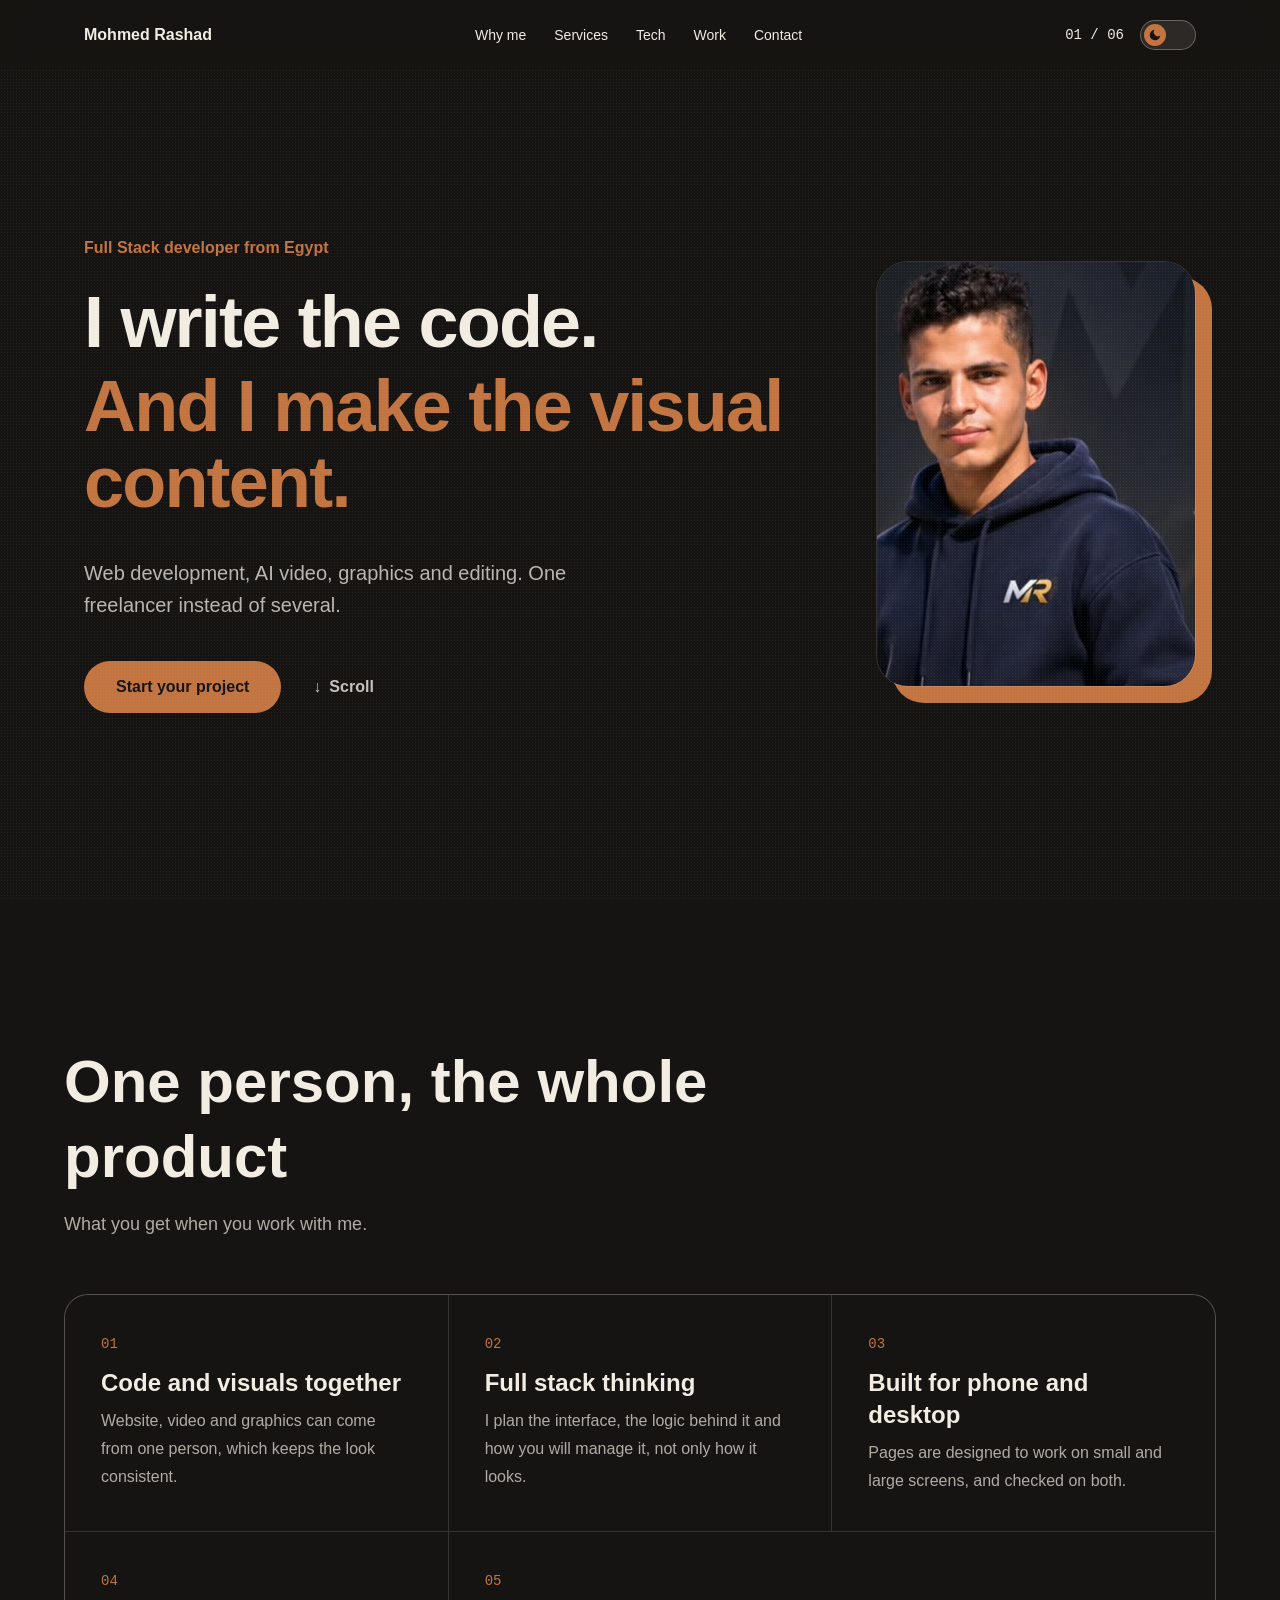
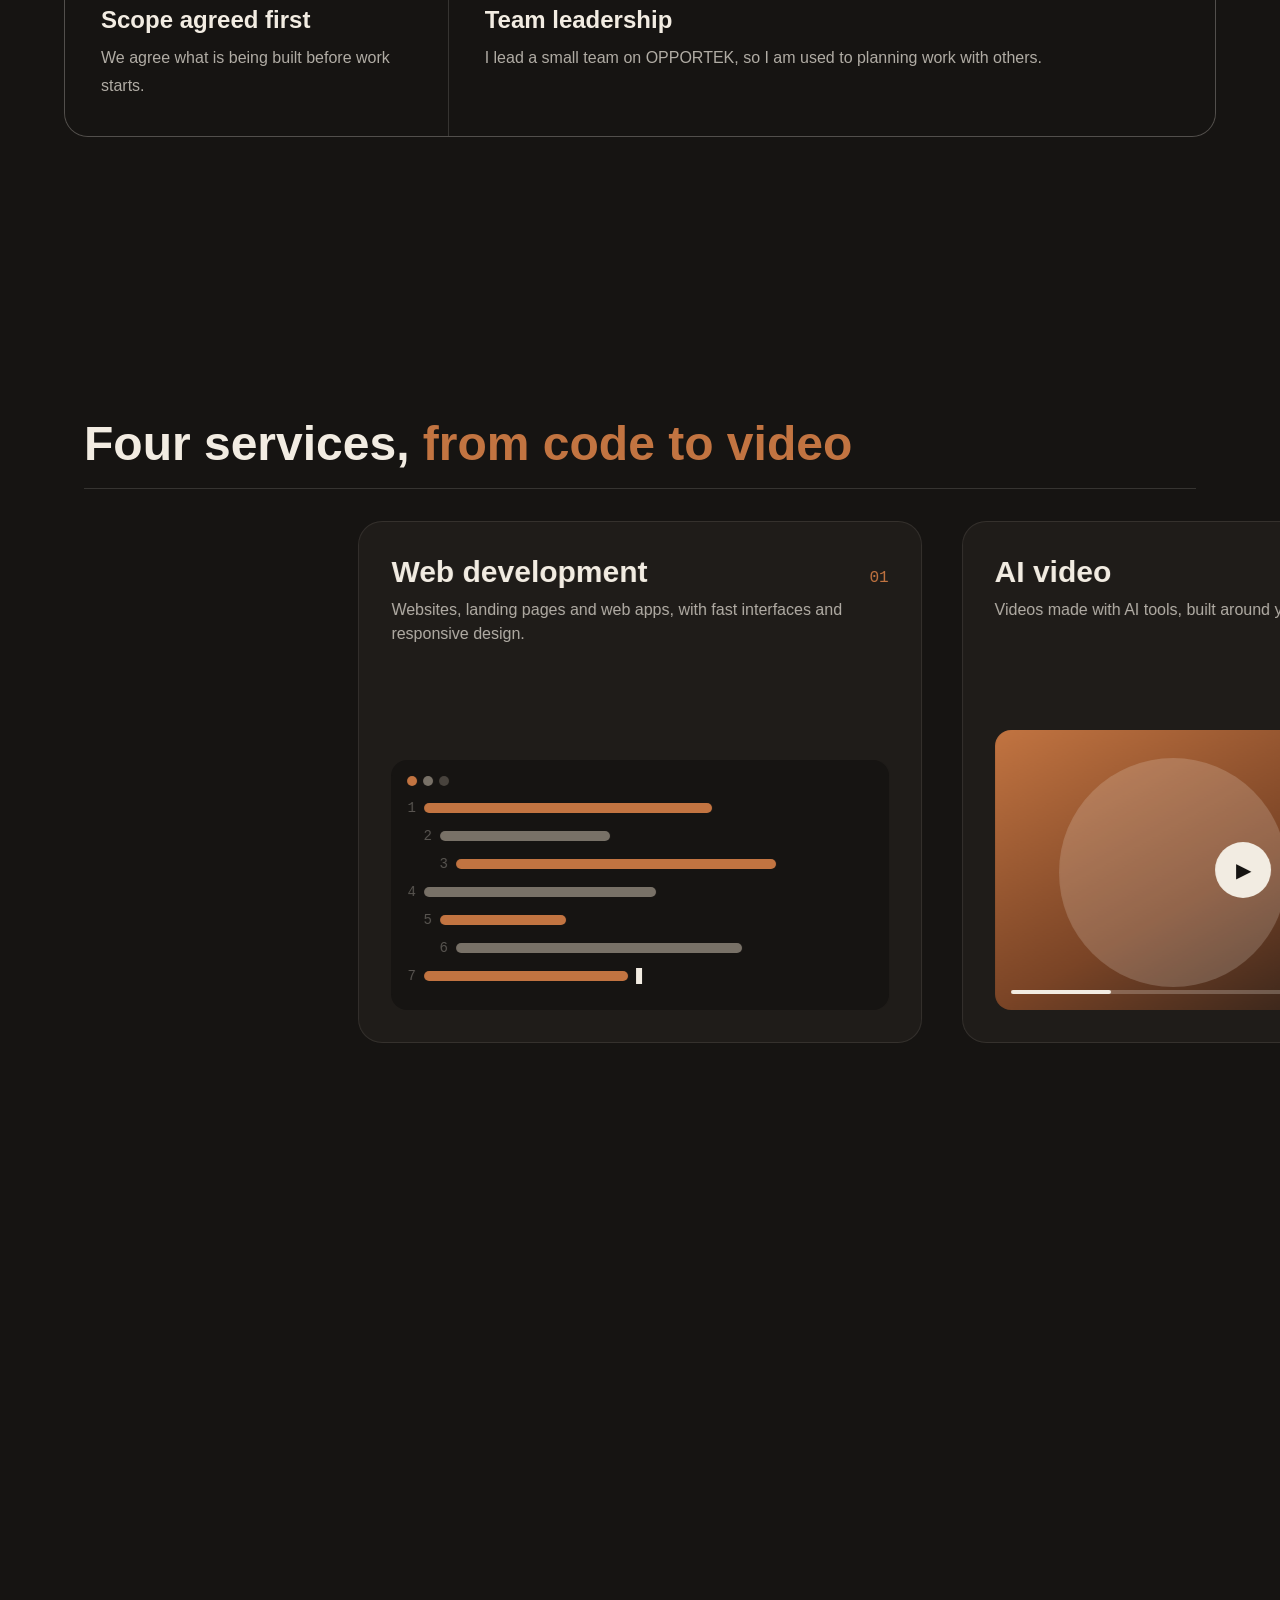
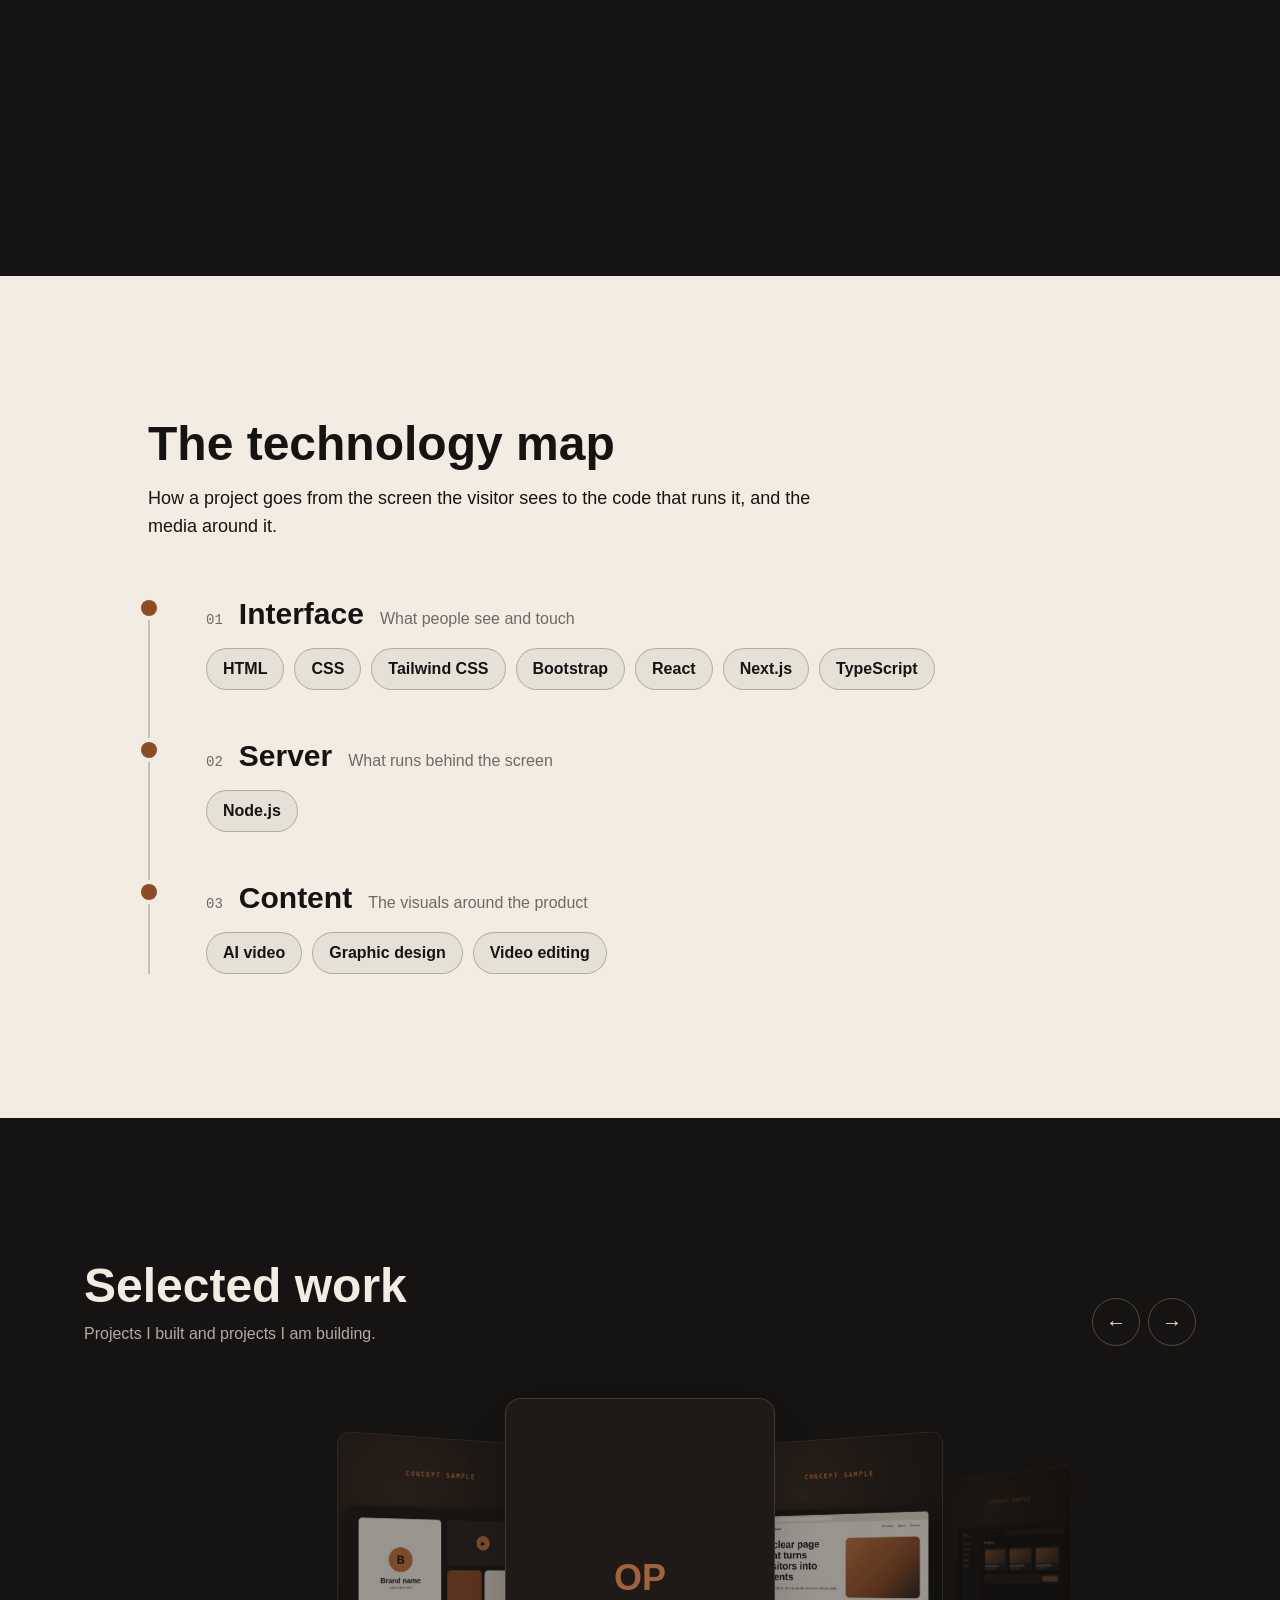
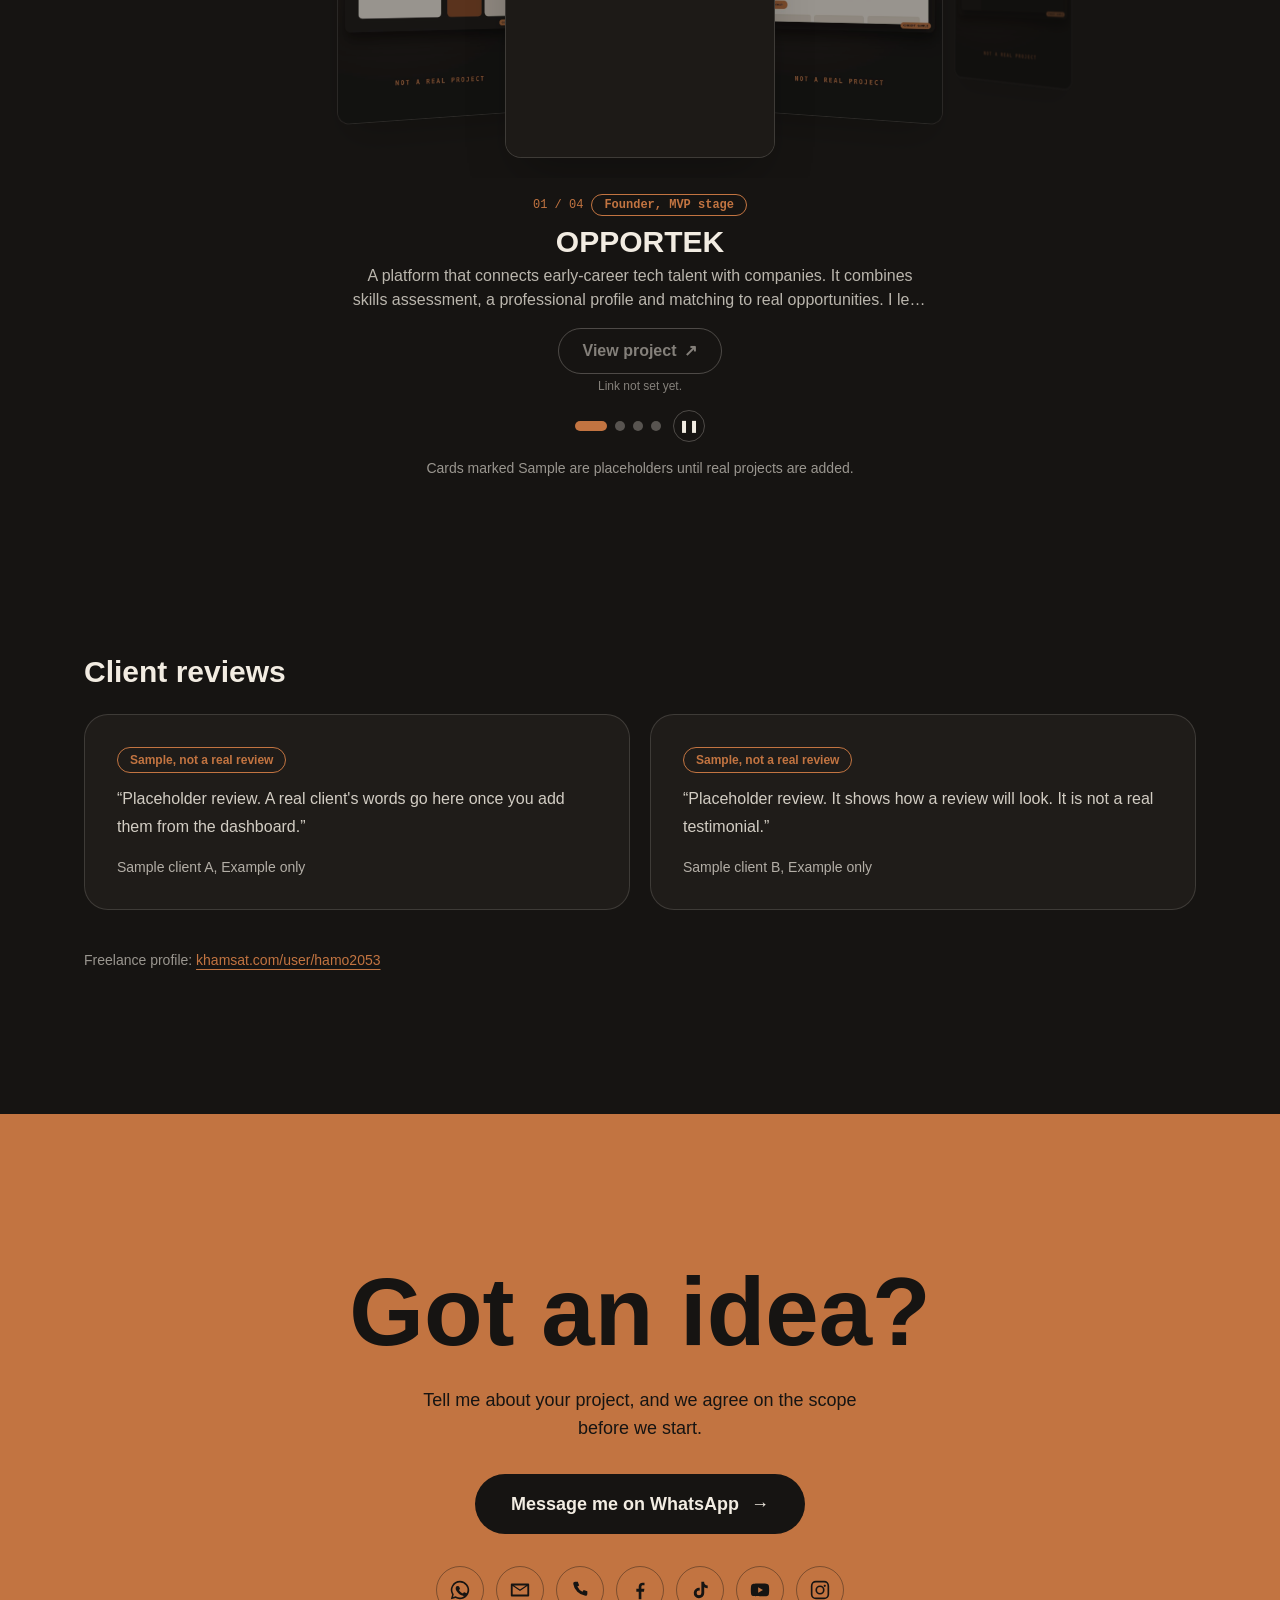
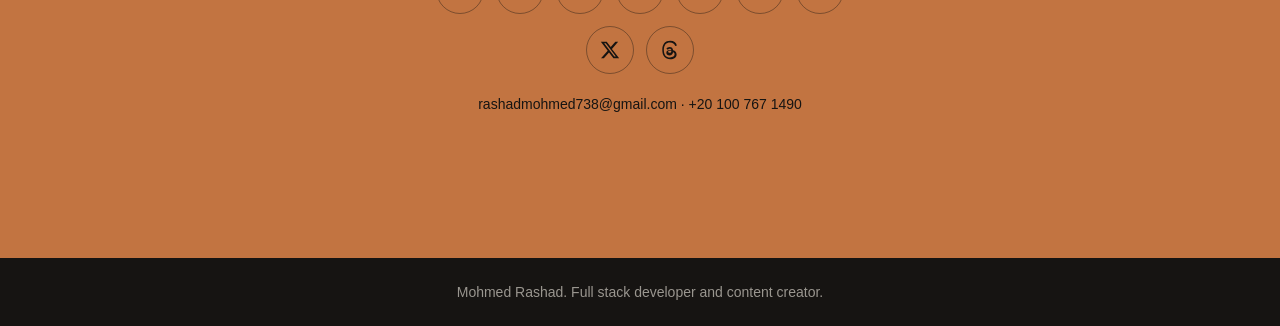
<file: index.html>
<!DOCTYPE html><!--7n80ZKd3A_saTq_BWNvst--><html lang="en" dir="ltr"><head><meta charSet="utf-8"/><meta name="viewport" content="width=device-width, initial-scale=1"/><link rel="preload" as="image" href="/mohmed.jpg"/><link rel="stylesheet" href="/_next/static/css/892946bf598a4727.css" data-precedence="next"/><link rel="preload" as="script" fetchPriority="low" href="/_next/static/chunks/webpack-c90b40ff9f96b57e.js"/><script src="/_next/static/chunks/d20dad22-02672d676f18b5a9.js" async=""></script><script src="/_next/static/chunks/168-7cbd6b89a3c71c69.js" async=""></script><script src="/_next/static/chunks/main-app-0a39bbc49dceb999.js" async=""></script><script src="/_next/static/chunks/779fa0aa-f57e169364fa6643.js" async=""></script><script src="/_next/static/chunks/760-71b499ba7bc42204.js" async=""></script><script src="/_next/static/chunks/app/page-7b1ac7c7540ea189.js" async=""></script><meta http-equiv="Content-Security-Policy" content="default-src &#x27;self&#x27;; script-src &#x27;self&#x27; &#x27;unsafe-inline&#x27;; style-src &#x27;self&#x27; &#x27;unsafe-inline&#x27;; img-src &#x27;self&#x27; data: https://razhzwxyehsitqlkzyxh.supabase.co; font-src &#x27;self&#x27;; connect-src &#x27;self&#x27; https://razhzwxyehsitqlkzyxh.supabase.co; object-src &#x27;none&#x27;; base-uri &#x27;self&#x27;; form-action &#x27;none&#x27;"/><meta name="referrer" content="strict-origin-when-cross-origin"/><meta name="theme-color" content="#161412"/><title>Mohmed Rashad | Full Stack Developer</title><meta name="description" content="Portfolio of Mohmed Rashad: web development, AI video, graphics and video editing."/><script>try{var t=localStorage.getItem('theme');document.documentElement.dataset.theme=t==='light'?'light':'dark'}catch(e){document.documentElement.dataset.theme='dark'}</script><script src="/_next/static/chunks/polyfills-42372ed130431b0a.js" noModule=""></script></head><body class="antialiased"><div hidden=""><!--$--><!--/$--></div><div><div data-bar="true" class="fixed inset-x-0 top-0 z-50 h-[3px] origin-left scale-x-0 bg-[var(--copper)]"></div><header class="fixed inset-x-0 top-0 z-40 bg-ink/80 backdrop-blur-md"><div class="mx-auto flex max-w-6xl flex-wrap items-center justify-between gap-y-2 px-5 py-3 text-paper md:flex-nowrap md:py-5"><a href="#top" class="font-bold">Mohmed Rashad</a><nav class="order-last flex w-full justify-between gap-3 text-[13px] md:order-none md:w-auto md:justify-start md:gap-7 md:text-sm" aria-label="Main navigation"><a href="#strengths" class="hover:opacity-70">Why me</a><a href="#services" class="hover:opacity-70">Services</a><a href="#stack" class="hover:opacity-70">Tech</a><a href="#work" class="hover:opacity-70">Work</a><a href="#contact" class="hover:opacity-70">Contact</a></nav><div class="flex items-center gap-4"><span class="font-mono text-sm tabular-nums" dir="ltr"><span data-counter="true">01</span> / <span data-total="true">05</span></span><button type="button" role="switch" aria-checked="false" aria-label="Light mode" class="sw"><span class="sw-thumb"><svg class="sw-moon" viewBox="0 0 24 24" fill="currentColor" aria-hidden="true"><path d="M21 12.8A9 9 0 1 1 11.2 3a7 7 0 0 0 9.8 9.8z"></path></svg><svg class="sw-sun" viewBox="0 0 24 24" fill="none" stroke="currentColor" stroke-width="2.2" stroke-linecap="round" aria-hidden="true"><circle cx="12" cy="12" r="4" fill="currentColor"></circle><path d="M12 2v2M12 20v2M2 12h2M20 12h2M4.9 4.9l1.4 1.4M17.7 17.7l1.4 1.4M4.9 19.1l1.4-1.4M17.7 6.3l1.4-1.4"></path></svg></span></button></div></div></header><main><section id="top" data-sec="true" class="relative flex min-h-screen items-center overflow-hidden bg-ink grain"><div class="relative mx-auto grid w-full max-w-6xl items-center gap-12 px-5 pb-20 pt-32 lg:gap-14 lg:grid-cols-[1fr_auto]"><div><p data-hero="true" class="mask text-sm font-semibold text-cut md:text-base" style="--d:.1s"><span>Full Stack developer from Egypt</span></p><h1 class="mt-5 text-[2.5rem] font-extrabold max-w-3xl leading-[1.08] tracking-tight md:text-6xl md:leading-[1.05] xl:text-7xl"><span data-hero="true" class="mask" style="--d:.2s"><span>I write the code.</span></span><span data-hero="true" class="mask" style="--d:.35s"><span class="text-cut">And I make the visual content.</span></span></h1><p data-hero="true" class="rv mt-8 max-w-xl text-lg leading-8 text-paper/75 md:text-xl" style="--d:.6s">Web development, AI video, graphics and editing. One freelancer instead of several.</p><div data-hero="true" class="rv mt-10 flex flex-wrap items-center gap-4" style="--d:.75s"><a href="#contact" class="rounded-full bg-[var(--copper)] px-8 py-3.5 font-bold text-char transition hover:scale-105">Start your project</a><a href="#services" class="flex items-center gap-2 px-4 py-3 font-semibold text-paper/80 hover:text-paper"><span class="float inline-block">↓</span> <!-- -->Scroll</a></div></div><div data-hero="true" class="rv relative mx-auto w-64 sm:w-72 lg:w-80" style="--d:.5s"><div aria-hidden="true" class="absolute inset-0 translate-x-4 translate-y-4 rounded-[2rem] bg-[var(--copper)]"></div><div data-par="-0.04" class="relative"><img src="/mohmed.jpg" width="644" height="1090" alt="Portrait of Mohmed Rashad" class="relative aspect-[3/4] w-full rounded-[2rem] border border-paper/15 object-cover object-[50%_12%]"/></div></div></div></section><section id="strengths" data-sec="true" class="bg-ink px-5 py-24 md:py-36"><div class="mx-auto max-w-6xl"><h2 class="rv max-w-3xl text-3xl font-extrabold leading-tight md:text-6xl">One person, the whole product</h2><p class="rv mt-4 max-w-xl text-lg text-paper/70">What you get when you work with me.</p><ul class="mt-14 grid gap-px overflow-hidden rounded-3xl border border-paper/15 bg-paper/15 md:grid-cols-2 lg:grid-cols-3"><li class="rv bg-ink p-7 md:p-9 lg:[&amp;:nth-child(3n+1):last-child]:col-span-3 lg:[&amp;:nth-child(3n+2):last-child]:col-span-2" style="--d:0s"><span class="font-mono text-sm text-cut">01</span><h3 class="mt-3 text-xl font-extrabold md:text-2xl">Code and visuals together</h3><p class="mt-2 leading-7 text-paper/70">Website, video and graphics can come from one person, which keeps the look consistent.</p></li><li class="rv bg-ink p-7 md:p-9 lg:[&amp;:nth-child(3n+1):last-child]:col-span-3 lg:[&amp;:nth-child(3n+2):last-child]:col-span-2" style="--d:0.08s"><span class="font-mono text-sm text-cut">02</span><h3 class="mt-3 text-xl font-extrabold md:text-2xl">Full stack thinking</h3><p class="mt-2 leading-7 text-paper/70">I plan the interface, the logic behind it and how you will manage it, not only how it looks.</p></li><li class="rv bg-ink p-7 md:p-9 lg:[&amp;:nth-child(3n+1):last-child]:col-span-3 lg:[&amp;:nth-child(3n+2):last-child]:col-span-2" style="--d:0.16s"><span class="font-mono text-sm text-cut">03</span><h3 class="mt-3 text-xl font-extrabold md:text-2xl">Built for phone and desktop</h3><p class="mt-2 leading-7 text-paper/70">Pages are designed to work on small and large screens, and checked on both.</p></li><li class="rv bg-ink p-7 md:p-9 lg:[&amp;:nth-child(3n+1):last-child]:col-span-3 lg:[&amp;:nth-child(3n+2):last-child]:col-span-2" style="--d:0s"><span class="font-mono text-sm text-cut">04</span><h3 class="mt-3 text-xl font-extrabold md:text-2xl">Scope agreed first</h3><p class="mt-2 leading-7 text-paper/70">We agree what is being built before work starts.</p></li><li class="rv bg-ink p-7 md:p-9 lg:[&amp;:nth-child(3n+1):last-child]:col-span-3 lg:[&amp;:nth-child(3n+2):last-child]:col-span-2" style="--d:0.08s"><span class="font-mono text-sm text-cut">05</span><h3 class="mt-3 text-xl font-extrabold md:text-2xl">Team leadership</h3><p class="mt-2 leading-7 text-paper/70">I lead a small team on OPPORTEK, so I am used to planning work with others.</p></li></ul></div></section><section id="services" data-sec="true" class="pin-wrap relative bg-ink"><div class="pin-sticky sticky top-0 flex h-screen flex-col justify-center overflow-hidden"><div class="mx-auto mb-8 w-full max-w-6xl px-5"><h2 class="rv text-balance text-3xl font-extrabold md:text-5xl">Four services, <span class="text-cut">from code to video</span></h2><div class="mt-5 h-px w-full bg-paper/15"><div data-mark="true" class="h-px origin-left bg-[var(--copper)]" style="transform:scaleX(var(--pp,0))"></div></div></div><div class="pin-track flex w-max gap-6 px-5 md:gap-10 md:px-[8vw]"><article data-panel="true" class="flex h-[58vh] min-h-[420px] w-[82vw] shrink-0 flex-col overflow-hidden rounded-3xl border border-paper/10 bg-ink2 p-6 md:w-[44vw] md:max-w-[640px] md:p-8"><div class="flex items-baseline justify-between"><h3 class="text-2xl font-extrabold md:text-3xl">Web development</h3><span class="font-mono text-cut">01</span></div><p class="mt-2 text-paper/70">Websites, landing pages and web apps, with fast interfaces and responsive design.</p><div dir="ltr" class="mt-auto rounded-2xl bg-ink p-4 font-mono text-xs md:text-sm" aria-hidden="true"><div class="mb-3 flex gap-1.5"><i class="h-2.5 w-2.5 rounded-full bg-[var(--copper)]"></i><i class="h-2.5 w-2.5 rounded-full bg-sand/50"></i><i class="h-2.5 w-2.5 rounded-full bg-sand/25"></i></div><div class="mb-2 flex items-center gap-2" style="opacity:clamp(.12, calc((var(--p,1) - 0.12) * 9), 1);padding-left:0"><span class="text-paper/30">1</span><span class="h-2.5 rounded-full" style="width:62%;background:var(--copper);opacity:1"></span></div><div class="mb-2 flex items-center gap-2" style="opacity:clamp(.12, calc((var(--p,1) - 0.19) * 9), 1);padding-left:16px"><span class="text-paper/30">2</span><span class="h-2.5 rounded-full" style="width:38%;background:var(--sand);opacity:0.5"></span></div><div class="mb-2 flex items-center gap-2" style="opacity:clamp(.12, calc((var(--p,1) - 0.26) * 9), 1);padding-left:32px"><span class="text-paper/30">3</span><span class="h-2.5 rounded-full" style="width:74%;background:var(--copper);opacity:1"></span></div><div class="mb-2 flex items-center gap-2" style="opacity:clamp(.12, calc((var(--p,1) - 0.33) * 9), 1);padding-left:0"><span class="text-paper/30">4</span><span class="h-2.5 rounded-full" style="width:50%;background:var(--sand);opacity:0.5"></span></div><div class="mb-2 flex items-center gap-2" style="opacity:clamp(.12, calc((var(--p,1) - 0.4) * 9), 1);padding-left:16px"><span class="text-paper/30">5</span><span class="h-2.5 rounded-full" style="width:28%;background:var(--copper);opacity:1"></span></div><div class="mb-2 flex items-center gap-2" style="opacity:clamp(.12, calc((var(--p,1) - 0.47000000000000003) * 9), 1);padding-left:32px"><span class="text-paper/30">6</span><span class="h-2.5 rounded-full" style="width:66%;background:var(--sand);opacity:0.5"></span></div><div class="mb-2 flex items-center gap-2" style="opacity:clamp(.12, calc((var(--p,1) - 0.54) * 9), 1);padding-left:0"><span class="text-paper/30">7</span><span class="h-2.5 rounded-full" style="width:44%;background:var(--copper);opacity:1"></span><span class="caret h-4 w-1.5 bg-paper"></span></div></div></article><article data-panel="true" class="flex h-[58vh] min-h-[420px] w-[82vw] shrink-0 flex-col overflow-hidden rounded-3xl border border-paper/10 bg-ink2 p-6 md:w-[44vw] md:max-w-[640px] md:p-8"><div class="flex items-baseline justify-between"><h3 class="text-2xl font-extrabold md:text-3xl">AI video</h3><span class="font-mono text-cut">02</span></div><p class="mt-2 text-paper/70">Videos made with AI tools, built around your idea.</p><div aria-hidden="true" class="relative mt-auto aspect-video w-full overflow-hidden rounded-2xl bg-gradient-to-br from-[var(--copper)] via-[#7a4426] to-char"><div class="absolute rounded-full bg-cream/20" style="width:46%;aspect-ratio:1;left:calc(var(--p,.5) * 60%);top:10%"></div><div class="absolute inset-0 flex items-center justify-center"><span class="flex h-14 w-14 items-center justify-center rounded-full bg-cream text-xl text-char" dir="ltr">▶</span></div><div class="absolute inset-x-4 bottom-4 h-1 rounded-full bg-cream/25"><div class="h-1 rounded-full bg-cream" style="width:calc(var(--p,.5) * 100%)"></div></div></div></article><article data-panel="true" class="flex h-[58vh] min-h-[420px] w-[82vw] shrink-0 flex-col overflow-hidden rounded-3xl border border-paper/10 bg-ink2 p-6 md:w-[44vw] md:max-w-[640px] md:p-8"><div class="flex items-baseline justify-between"><h3 class="text-2xl font-extrabold md:text-3xl">Graphic design</h3><span class="font-mono text-cut">03</span></div><p class="mt-2 text-paper/70">Designs for your content and project, in the look you choose.</p><div aria-hidden="true" class="relative mt-auto flex h-48 items-center justify-center md:h-60"><div class="absolute h-32 w-32 rounded-full bg-[var(--copper)] md:h-40 md:w-40" style="transform:translateX(calc(var(--p,.5) * -70px + 35px))"></div><div class="absolute h-32 w-32 border-2 border-paper md:h-40 md:w-40" style="transform:rotate(calc(var(--p,.5) * 140deg))"></div><div class="absolute h-24 w-24 rounded-2xl bg-sand md:h-28 md:w-28" style="transform:translateX(calc(var(--p,.5) * 70px - 35px)) rotate(calc(var(--p,.5) * -90deg))"></div></div></article><article data-panel="true" class="flex h-[58vh] min-h-[420px] w-[82vw] shrink-0 flex-col overflow-hidden rounded-3xl border border-paper/10 bg-ink2 p-6 md:w-[44vw] md:max-w-[640px] md:p-8"><div class="flex items-baseline justify-between"><h3 class="text-2xl font-extrabold md:text-3xl">Video editing</h3><span class="font-mono text-cut">04</span></div><p class="mt-2 text-paper/70">Editing for the footage you already have, in a style that fits it.</p><div dir="ltr" aria-hidden="true" class="relative mt-auto space-y-2 rounded-2xl bg-ink p-4"><div class="relative h-7"><span class="absolute h-7 rounded-md" style="left:8%;width:30%;background:var(--copper);opacity:1"></span></div><div class="relative h-7"><span class="absolute h-7 rounded-md" style="left:38%;width:24%;background:var(--sand);opacity:0.55"></span></div><div class="relative h-7"><span class="absolute h-7 rounded-md" style="left:64%;width:28%;background:var(--copper);opacity:1"></span></div><div class="relative h-7"><span class="absolute h-7 rounded-md bg-paper/25" style="left:0%;width:22%"></span><span class="absolute h-7 rounded-md bg-paper/25" style="left:26%;width:40%"></span><span class="absolute h-7 rounded-md bg-paper/25" style="left:70%;width:26%"></span></div><div class="absolute inset-y-2 w-0.5 bg-paper" style="left:calc(4% + var(--p,.5) * 92%)"><span class="absolute -top-1 -left-1 h-2.5 w-2.5 rounded-full bg-paper"></span></div></div></article></div></div></section><section id="stack" data-sec="true" class="bg-paper py-24 text-ink md:py-36"><div class="mx-auto max-w-5xl px-5"><h2 class="rv text-3xl font-extrabold md:text-5xl">The technology map</h2><p class="rv mt-4 max-w-2xl text-lg opacity-75">How a project goes from the screen the visitor sees to the code that runs it, and the media around it.</p><ol class="relative mt-14 space-y-12 border-s-2 border-ink/20 ps-8 md:ps-14" dir="auto"><li class="rv relative" style="--d:0s"><span aria-hidden="true" class="absolute -start-[calc(2rem+9px)] top-1 grid h-4 w-4 place-items-center rounded-full bg-[var(--cut-light)] ring-4 ring-paper md:-start-[calc(3.5rem+9px)]"></span><div class="flex flex-wrap items-baseline gap-x-4"><span class="font-mono text-sm opacity-60">01</span><h3 class="text-2xl font-extrabold md:text-3xl">Interface</h3><span class="opacity-60">What people see and touch</span></div><ul class="mt-4 flex flex-wrap gap-2.5" dir="ltr"><li class="rounded-full border border-ink/25 bg-ink/5 px-4 py-2 text-sm font-semibold md:text-base">HTML</li><li class="rounded-full border border-ink/25 bg-ink/5 px-4 py-2 text-sm font-semibold md:text-base">CSS</li><li class="rounded-full border border-ink/25 bg-ink/5 px-4 py-2 text-sm font-semibold md:text-base">Tailwind CSS</li><li class="rounded-full border border-ink/25 bg-ink/5 px-4 py-2 text-sm font-semibold md:text-base">Bootstrap</li><li class="rounded-full border border-ink/25 bg-ink/5 px-4 py-2 text-sm font-semibold md:text-base">React</li><li class="rounded-full border border-ink/25 bg-ink/5 px-4 py-2 text-sm font-semibold md:text-base">Next.js</li><li class="rounded-full border border-ink/25 bg-ink/5 px-4 py-2 text-sm font-semibold md:text-base">TypeScript</li></ul></li><li class="rv relative" style="--d:0.08s"><span aria-hidden="true" class="absolute -start-[calc(2rem+9px)] top-1 grid h-4 w-4 place-items-center rounded-full bg-[var(--cut-light)] ring-4 ring-paper md:-start-[calc(3.5rem+9px)]"></span><div class="flex flex-wrap items-baseline gap-x-4"><span class="font-mono text-sm opacity-60">02</span><h3 class="text-2xl font-extrabold md:text-3xl">Server</h3><span class="opacity-60">What runs behind the screen</span></div><ul class="mt-4 flex flex-wrap gap-2.5" dir="ltr"><li class="rounded-full border border-ink/25 bg-ink/5 px-4 py-2 text-sm font-semibold md:text-base">Node.js</li></ul></li><li class="rv relative" style="--d:0.16s"><span aria-hidden="true" class="absolute -start-[calc(2rem+9px)] top-1 grid h-4 w-4 place-items-center rounded-full bg-[var(--cut-light)] ring-4 ring-paper md:-start-[calc(3.5rem+9px)]"></span><div class="flex flex-wrap items-baseline gap-x-4"><span class="font-mono text-sm opacity-60">03</span><h3 class="text-2xl font-extrabold md:text-3xl">Content</h3><span class="opacity-60">The visuals around the product</span></div><ul class="mt-4 flex flex-wrap gap-2.5" dir="ltr"><li class="rounded-full border border-ink/25 bg-ink/5 px-4 py-2 text-sm font-semibold md:text-base">AI video</li><li class="rounded-full border border-ink/25 bg-ink/5 px-4 py-2 text-sm font-semibold md:text-base">Graphic design</li><li class="rounded-full border border-ink/25 bg-ink/5 px-4 py-2 text-sm font-semibold md:text-base">Video editing</li></ul></li></ol></div></section><section id="work" data-sec="true" class="relative overflow-hidden bg-ink py-24 md:py-36"><div class="mx-auto max-w-6xl px-5"><div class="flex items-end justify-between gap-6"><div><h2 class="rv text-3xl font-extrabold md:text-5xl">Selected work</h2><p class="rv mt-3 max-w-xl text-paper/70">Projects I built and projects I am building.</p></div><div class="hidden gap-2 md:flex" dir="ltr"><button aria-label="Previous project" class="grid h-12 w-12 place-items-center rounded-full border border-paper/25 text-xl transition hover:bg-paper/10">←</button><button aria-label="Next project" class="grid h-12 w-12 place-items-center rounded-full border border-paper/25 text-xl transition hover:bg-paper/10">→</button></div></div><div role="region" aria-roledescription="carousel" aria-label="Projects" dir="ltr" class="mt-8"><div tabindex="0" aria-label="Project covers, use left and right arrow keys" class="relative h-[300px] touch-pan-y select-none overflow-hidden rounded-3xl outline-offset-4 [--cw:170px] [--ch:240px] [--st:100px] md:h-[400px] md:[--cw:270px] md:[--ch:360px] md:[--st:215px]" style="perspective:1100px"><ul class="absolute inset-0" style="transform-style:preserve-3d"><li aria-roledescription="slide" aria-label="1 of 4: OPPORTEK" style="left:50%;top:50%;width:var(--cw);height:var(--ch);z-index:30;opacity:1;transform:translate(-50%,-50%) translateX(calc(0 * var(--st))) translateZ(0px) rotateY(0deg) scale(1);filter:none;pointer-events:auto" class="absolute overflow-hidden rounded-2xl border border-paper/15 bg-ink2 shadow-2xl transition-[transform,opacity,filter] duration-500 ease-out motion-reduce:transition-none"><div aria-hidden="true" class="absolute inset-0 grid place-items-center bg-[#1d1a17] text-4xl font-extrabold text-cut/80">OP</div></li><li aria-roledescription="slide" aria-label="2 of 4: Sample: Business website" style="left:50%;top:50%;width:var(--cw);height:var(--ch);z-index:20;opacity:0.78;transform:translate(-50%,-50%) translateX(calc(1 * var(--st))) translateZ(-90px) rotateY(-32deg) scale(0.84);filter:brightness(0.78) blur(0.5px);pointer-events:auto" class="absolute overflow-hidden rounded-2xl border border-paper/15 bg-ink2 shadow-2xl transition-[transform,opacity,filter] duration-500 ease-out motion-reduce:transition-none"><img src="/samples/sample-website.jpg" alt="" loading="lazy" draggable="false" class="absolute inset-0 h-full w-full object-cover"/><button type="button" aria-label="Show project 2: Sample: Business website" data-behind="true" class="absolute inset-0 z-20 cursor-pointer"></button></li><li aria-roledescription="slide" aria-label="3 of 4: Sample: Admin dashboard" style="left:50%;top:50%;width:var(--cw);height:var(--ch);z-index:10;opacity:0.56;transform:translate(-50%,-50%) translateX(calc(2 * var(--st))) translateZ(-180px) rotateY(-64deg) scale(0.6799999999999999);filter:brightness(0.56) blur(1px);pointer-events:auto" class="absolute overflow-hidden rounded-2xl border border-paper/15 bg-ink2 shadow-2xl transition-[transform,opacity,filter] duration-500 ease-out motion-reduce:transition-none"><img src="/samples/sample-dashboard.jpg" alt="" loading="lazy" draggable="false" class="absolute inset-0 h-full w-full object-cover"/><button type="button" aria-label="Show project 3: Sample: Admin dashboard" data-behind="true" class="absolute inset-0 z-20 cursor-pointer"></button></li><li aria-roledescription="slide" aria-label="4 of 4: Sample: Brand and video pack" style="left:50%;top:50%;width:var(--cw);height:var(--ch);z-index:20;opacity:0.78;transform:translate(-50%,-50%) translateX(calc(-1 * var(--st))) translateZ(-90px) rotateY(32deg) scale(0.84);filter:brightness(0.78) blur(0.5px);pointer-events:auto" class="absolute overflow-hidden rounded-2xl border border-paper/15 bg-ink2 shadow-2xl transition-[transform,opacity,filter] duration-500 ease-out motion-reduce:transition-none"><img src="/samples/sample-brand.jpg" alt="" loading="lazy" draggable="false" class="absolute inset-0 h-full w-full object-cover"/><button type="button" aria-label="Show project 4: Sample: Brand and video pack" data-behind="true" class="absolute inset-0 z-20 cursor-pointer"></button></li></ul></div><div class="mx-auto mt-4 max-w-xl text-center" aria-live="off" dir="auto"><div class="flex flex-wrap items-center justify-center gap-2 font-mono text-xs text-cut"><span>01<!-- --> / <!-- -->04</span><span class="rounded-full border border-cut px-3 py-0.5 font-semibold">Founder, MVP stage</span></div><h3 class="mt-2 text-2xl font-extrabold md:text-3xl">OPPORTEK</h3><p class="mt-1 line-clamp-2 leading-6 text-paper/75">A platform that connects early-career tech talent with companies. It combines skills assessment, a professional profile and matching to real opportunities. I lead a team of two or more.</p><button disabled="" aria-disabled="true" class="mt-4 inline-flex cursor-not-allowed items-center gap-2 rounded-full border border-paper/25 px-6 py-2.5 font-bold text-paper/50">View project<!-- --> <span aria-hidden="true">↗</span><span class="sr-only"> (link not set yet)</span></button><p class="mt-1 text-xs text-paper/50">Link not set yet.</p></div><div class="mt-4 flex items-center justify-center gap-3" dir="ltr"><div role="group" aria-label="Choose project" class="flex items-center gap-2"><button aria-label="Show project 1: OPPORTEK" aria-current="true" class="h-2.5 rounded-full transition-all w-8 bg-[var(--copper)]"></button><button aria-label="Show project 2: Sample: Business website" aria-current="false" class="h-2.5 rounded-full transition-all w-2.5 bg-paper/30"></button><button aria-label="Show project 3: Sample: Admin dashboard" aria-current="false" class="h-2.5 rounded-full transition-all w-2.5 bg-paper/30"></button><button aria-label="Show project 4: Sample: Brand and video pack" aria-current="false" class="h-2.5 rounded-full transition-all w-2.5 bg-paper/30"></button></div><button type="button" aria-pressed="false" aria-label="Pause automatic rotation" class="grid h-8 w-8 place-items-center rounded-full border border-paper/25 text-xs hover:bg-paper/10">❚❚</button></div></div><p class="mt-4 text-center text-sm text-paper/60">Cards marked Sample are placeholders until real projects are added.</p></div><div class="relative z-10 mx-auto mt-24 max-w-6xl px-5 pt-4"><h3 class="mt-16 text-2xl font-extrabold md:text-3xl">Client reviews</h3><div class="mt-6 grid gap-5 md:grid-cols-2"><figure class="rounded-3xl border border-paper/15 bg-ink2 p-6 md:p-8"><p class="mb-3 inline-block rounded-full border border-cut px-3 py-1 text-xs font-semibold text-cut">Sample, not a real review</p><blockquote class="leading-7 text-paper/85">“<!-- -->Placeholder review. A real client&#x27;s words go here once you add them from the dashboard.<!-- -->”</blockquote><figcaption class="mt-4 text-sm text-paper/70">Sample client A<!-- -->, Example only</figcaption></figure><figure class="rounded-3xl border border-paper/15 bg-ink2 p-6 md:p-8"><p class="mb-3 inline-block rounded-full border border-cut px-3 py-1 text-xs font-semibold text-cut">Sample, not a real review</p><blockquote class="leading-7 text-paper/85">“<!-- -->Placeholder review. It shows how a review will look. It is not a real testimonial.<!-- -->”</blockquote><figcaption class="mt-4 text-sm text-paper/70">Sample client B<!-- -->, Example only</figcaption></figure></div><p class="rv mt-10 text-sm text-paper/60">Freelance profile:<!-- --> <a href="https://khamsat.com/user/hamo2053" target="_blank" rel="noopener noreferrer" class="text-cut underline underline-offset-4">khamsat.com/user/hamo2053</a></p></div></section><section id="contact" data-sec="true" class="bg-[var(--copper)] px-5 py-24 text-center text-char md:py-36"><h2 class="mask text-5xl font-extrabold md:text-8xl"><span>Got an idea?</span></h2><p class="rv mx-auto mt-5 max-w-md text-lg font-medium">Tell me about your project, and we agree on the scope before we start.</p><div class="rv"><div><a href="https://wa.me/201007671490" target="_blank" rel="noopener noreferrer" class="group relative mt-8 inline-flex items-center gap-3 rounded-full bg-char px-9 py-4 text-lg font-bold text-cream transition-transform duration-300 hover:scale-105 active:scale-95">Message me on WhatsApp<span aria-hidden="true" class="transition-transform duration-300 group-hover:translate-x-1">→</span></a><ul class="mx-auto mt-8 flex max-w-md flex-wrap items-center justify-center gap-3" aria-label="Contact and social links"><li><a href="https://wa.me/201007671490" aria-label="WhatsApp" title="WhatsApp" target="_blank" rel="noopener noreferrer" class="grid h-12 w-12 place-items-center rounded-full border border-char/40 text-char transition duration-300 hover:scale-110 hover:bg-char hover:text-cream"><svg viewBox="0 0 24 24" width="22" height="22" fill="currentColor" aria-hidden="true"><path d="M12 2a10 10 0 0 0-8.6 15.1L2 22l5.1-1.3A10 10 0 1 0 12 2Zm0 1.8a8.2 8.2 0 1 1-4.3 15.2l-.3-.2-3 .8.8-2.9-.2-.3A8.2 8.2 0 0 1 12 3.8Zm-3 3.7c-.2 0-.5.1-.7.4-.3.3-1 1-1 2.4s1 2.8 1.2 3c.1.2 2 3.2 5 4.4 2.5 1 3 .8 3.5.7.6-.1 1.8-.7 2-1.4.3-.7.3-1.3.2-1.4-.1-.1-.3-.2-.6-.3l-1.8-.9c-.2-.1-.4-.1-.6.1l-.8 1c-.1.2-.3.2-.6.1-.3-.1-1.2-.4-2.2-1.400-.8-.7-1.400-1.600-1.500-1.900-.2-.3 0-.4.1-.6l.4-.5.3-.4v-.4l-.9-2.100c-.2-.5-.4-.4-.6-.4Z"></path></svg></a></li><li><a href="mailto:rashadmohmed738@gmail.com" aria-label="Email" title="Email" class="grid h-12 w-12 place-items-center rounded-full border border-char/40 text-char transition duration-300 hover:scale-110 hover:bg-char hover:text-cream"><svg viewBox="0 0 24 24" width="22" height="22" fill="currentColor" aria-hidden="true"><path d="M3 5h18a1 1 0 0 1 1 1v12a1 1 0 0 1-1 1H3a1 1 0 0 1-1-1V6a1 1 0 0 1 1-1Zm1 2.600V17h16V7.600l-8 5.400-8-5.400Zm1.500-.6 6.500 4.400L18.500 7h-13Z"></path></svg></a></li><li><a href="tel:+201007671490" aria-label="Phone" title="Phone" class="grid h-12 w-12 place-items-center rounded-full border border-char/40 text-char transition duration-300 hover:scale-110 hover:bg-char hover:text-cream"><svg viewBox="0 0 24 24" width="22" height="22" fill="currentColor" aria-hidden="true"><path d="M6.600 3h3l1.500 4-2 1.300a11 11 0 0 0 5.600 5.600l1.300-2 4 1.500v3a2 2 0 0 1-2.100 2A16 16 0 0 1 4.600 5.100 2 2 0 0 1 6.600 3Z"></path></svg></a></li><li><a href="https://www.facebook.com/share/1LtPQgAUmu/" aria-label="Facebook" title="Facebook" target="_blank" rel="noopener noreferrer" class="grid h-12 w-12 place-items-center rounded-full border border-char/40 text-char transition duration-300 hover:scale-110 hover:bg-char hover:text-cream"><svg viewBox="0 0 24 24" width="22" height="22" fill="currentColor" aria-hidden="true"><path d="M13.500 22v-8.200h2.800l.5-3.300h-3.300V8.600c0-1 .4-1.700 1.800-1.700h1.600V4.100C16.600 4 15.700 4 14.800 4 12.400 4 10.600 5.500 10.600 8.200v2.300H8v3.300h2.600V22h2.900Z"></path></svg></a></li><li><a href="https://www.tiktok.com/@mr_tecnlogy" aria-label="TikTok" title="TikTok" target="_blank" rel="noopener noreferrer" class="grid h-12 w-12 place-items-center rounded-full border border-char/40 text-char transition duration-300 hover:scale-110 hover:bg-char hover:text-cream"><svg viewBox="0 0 24 24" width="22" height="22" fill="currentColor" aria-hidden="true"><path d="M16.500 3h-3v12.200a2.600 2.600 0 1 1-2.600-2.600c.3 0 .5 0 .8.100V9.600a5.700 5.700 0 1 0 4.900 5.600V9a6.500 6.500 0 0 0 3.800 1.200V7.200A3.900 3.900 0 0 1 16.500 3Z"></path></svg></a></li><li><a href="https://youtube.com/@mrtechnology-e8c?si=Qya4xEziusAWMQGD" aria-label="YouTube" title="YouTube" target="_blank" rel="noopener noreferrer" class="grid h-12 w-12 place-items-center rounded-full border border-char/40 text-char transition duration-300 hover:scale-110 hover:bg-char hover:text-cream"><svg viewBox="0 0 24 24" width="22" height="22" fill="currentColor" aria-hidden="true"><path d="M21.600 7.200a2.500 2.500 0 0 0-1.800-1.800C18.200 5 12 5 12 5s-6.200 0-7.800.4A2.500 2.500 0 0 0 2.400 7.200C2 8.800 2 12 2 12s0 3.200.4 4.800a2.500 2.500 0 0 0 1.800 1.800C5.800 19 12 19 12 19s6.200 0 7.800-.4a2.500 2.500 0 0 0 1.800-1.800c.4-1.600.4-4.800.4-4.800s0-3.200-.4-4.800ZM10 15V9l5.200 3L10 15Z"></path></svg></a></li><li><a href="https://www.instagram.com/mr.technology.9?evlk=MWVzMDhkemQxazZlNQ==" aria-label="Instagram" title="Instagram" target="_blank" rel="noopener noreferrer" class="grid h-12 w-12 place-items-center rounded-full border border-char/40 text-char transition duration-300 hover:scale-110 hover:bg-char hover:text-cream"><svg viewBox="0 0 24 24" width="22" height="22" fill="currentColor" aria-hidden="true"><path d="M7.500 2h9A5.500 5.500 0 0 1 22 7.500v9a5.500 5.500 0 0 1-5.500 5.500h-9A5.500 5.500 0 0 1 2 16.500v-9A5.500 5.500 0 0 1 7.500 2Zm0 1.800A3.700 3.700 0 0 0 3.800 7.500v9a3.700 3.700 0 0 0 3.700 3.700h9a3.700 3.700 0 0 0 3.700-3.700v-9a3.700 3.700 0 0 0-3.700-3.700h-9ZM12 7a5 5 0 1 1 0 10 5 5 0 0 1 0-10Zm0 1.800a3.200 3.200 0 1 0 0 6.400 3.200 3.200 0 0 0 0-6.400Zm5.200-2.600a1.200 1.200 0 1 1 0 2.400 1.200 1.200 0 0 1 0-2.400Z"></path></svg></a></li><li><a href="https://x.com/MRTechnolohgm9" aria-label="X (Twitter)" title="X (Twitter)" target="_blank" rel="noopener noreferrer" class="grid h-12 w-12 place-items-center rounded-full border border-char/40 text-char transition duration-300 hover:scale-110 hover:bg-char hover:text-cream"><svg viewBox="0 0 24 24" width="22" height="22" fill="currentColor" aria-hidden="true"><path d="M17.800 3h3.100l-6.800 7.800L22 21h-6.200l-4.900-6.300L5.300 21H2.200l7.300-8.300L2 3h6.400l4.400 5.800L17.800 3Zm-1.100 16.200h1.700L7.400 4.700H5.600l11.100 14.500Z"></path></svg></a></li><li><a href="https://www.threads.com/@mr.technology.9" aria-label="Threads" title="Threads" target="_blank" rel="noopener noreferrer" class="grid h-12 w-12 place-items-center rounded-full border border-char/40 text-char transition duration-300 hover:scale-110 hover:bg-char hover:text-cream"><svg viewBox="0 0 24 24" width="22" height="22" fill="currentColor" aria-hidden="true"><path d="M12.200 2C6.900 2 3.600 5.500 3.600 12s3.300 10 8.600 10c4.300 0 7-2 7-5.200 0-2.300-1.500-3.900-3.800-4.500-.2-2.300-1.600-3.600-3.800-3.600-1.600 0-2.900.8-3.500 2l1.600.9c.4-.8 1.100-1.100 1.900-1.100 1.100 0 1.800.6 2 1.700a8 8 0 0 0-1.800-.2c-2.300 0-3.800 1.200-3.800 3 0 1.800 1.500 3 3.500 3 2.200 0 3.600-1.300 3.800-3.500 1.100.4 1.700 1.100 1.700 2.200 0 1.800-1.700 3.400-5 3.400-4.200 0-6.700-2.700-6.700-8.200s2.500-8.200 6.700-8.200c3 0 4.900 1.300 5.700 3.800l1.800-.5C18.800 3.800 16.200 2 12.200 2Zm-.6 10.800c.6 0 1.300 0 1.900.2-.1 1.400-.8 2.100-1.900 2.100-.9 0-1.600-.5-1.600-1.200 0-.7.600-1.100 1.600-1.100Z"></path></svg></a></li></ul><p class="mt-5 text-sm font-medium">rashadmohmed738@gmail.com · +20 100 767 1490</p></div></div></section></main><footer class="bg-ink py-6 text-center text-sm text-paper/60">Mohmed Rashad. Full stack developer and content creator.</footer></div><!--$--><!--/$--><script src="/_next/static/chunks/webpack-c90b40ff9f96b57e.js" id="_R_" async=""></script><script>(self.__next_f=self.__next_f||[]).push([0])</script><script>self.__next_f.push([1,"1:\"$Sreact.fragment\"\n2:I[6563,[],\"\"]\n3:I[4895,[],\"\"]\n4:I[2174,[],\"ClientPageRoot\"]\n5:I[887,[\"505\",\"static/chunks/779fa0aa-f57e169364fa6643.js\",\"760\",\"static/chunks/760-71b499ba7bc42204.js\",\"974\",\"static/chunks/app/page-7b1ac7c7540ea189.js\"],\"default\"]\n8:I[8666,[],\"OutletBoundary\"]\na:I[7919,[],\"AsyncMetadataOutlet\"]\nc:I[8666,[],\"ViewportBoundary\"]\ne:I[8666,[],\"MetadataBoundary\"]\nf:\"$Sreact.suspense\"\n11:I[4041,[],\"\"]\n:HL[\"/_next/static/css/892946bf598a4727.css\",\"style\"]\n"])</script><script>self.__next_f.push([1,"0:{\"P\":null,\"b\":\"7n80ZKd3A-saTq-BWNvst\",\"p\":\"\",\"c\":[\"\",\"\"],\"i\":false,\"f\":[[[\"\",{\"children\":[\"__PAGE__\",{}]},\"$undefined\",\"$undefined\",true],[\"\",[\"$\",\"$1\",\"c\",{\"children\":[[[\"$\",\"link\",\"0\",{\"rel\":\"stylesheet\",\"href\":\"/_next/static/css/892946bf598a4727.css\",\"precedence\":\"next\",\"crossOrigin\":\"$undefined\",\"nonce\":\"$undefined\"}]],[\"$\",\"html\",null,{\"lang\":\"en\",\"dir\":\"ltr\",\"suppressHydrationWarning\":true,\"children\":[[\"$\",\"head\",null,{\"children\":[[\"$\",\"meta\",null,{\"httpEquiv\":\"Content-Security-Policy\",\"content\":\"default-src 'self'; script-src 'self' 'unsafe-inline'; style-src 'self' 'unsafe-inline'; img-src 'self' data: https://razhzwxyehsitqlkzyxh.supabase.co; font-src 'self'; connect-src 'self' https://razhzwxyehsitqlkzyxh.supabase.co; object-src 'none'; base-uri 'self'; form-action 'none'\"}],[\"$\",\"meta\",null,{\"name\":\"referrer\",\"content\":\"strict-origin-when-cross-origin\"}],[\"$\",\"script\",null,{\"dangerouslySetInnerHTML\":{\"__html\":\"try{var t=localStorage.getItem('theme');document.documentElement.dataset.theme=t==='light'?'light':'dark'}catch(e){document.documentElement.dataset.theme='dark'}\"}}]]}],[\"$\",\"body\",null,{\"className\":\"antialiased\",\"children\":[\"$\",\"$L2\",null,{\"parallelRouterKey\":\"children\",\"error\":\"$undefined\",\"errorStyles\":\"$undefined\",\"errorScripts\":\"$undefined\",\"template\":[\"$\",\"$L3\",null,{}],\"templateStyles\":\"$undefined\",\"templateScripts\":\"$undefined\",\"notFound\":[[[\"$\",\"title\",null,{\"children\":\"404: This page could not be found.\"}],[\"$\",\"div\",null,{\"style\":{\"fontFamily\":\"system-ui,\\\"Segoe UI\\\",Roboto,Helvetica,Arial,sans-serif,\\\"Apple Color Emoji\\\",\\\"Segoe UI Emoji\\\"\",\"height\":\"100vh\",\"textAlign\":\"center\",\"display\":\"flex\",\"flexDirection\":\"column\",\"alignItems\":\"center\",\"justifyContent\":\"center\"},\"children\":[\"$\",\"div\",null,{\"children\":[[\"$\",\"style\",null,{\"dangerouslySetInnerHTML\":{\"__html\":\"body{color:#000;background:#fff;margin:0}.next-error-h1{border-right:1px solid rgba(0,0,0,.3)}@media (prefers-color-scheme:dark){body{color:#fff;background:#000}.next-error-h1{border-right:1px solid rgba(255,255,255,.3)}}\"}}],[\"$\",\"h1\",null,{\"className\":\"next-error-h1\",\"style\":{\"display\":\"inline-block\",\"margin\":\"0 20px 0 0\",\"padding\":\"0 23px 0 0\",\"fontSize\":24,\"fontWeight\":500,\"verticalAlign\":\"top\",\"lineHeight\":\"49px\"},\"children\":404}],[\"$\",\"div\",null,{\"style\":{\"display\":\"inline-block\"},\"children\":[\"$\",\"h2\",null,{\"style\":{\"fontSize\":14,\"fontWeight\":400,\"lineHeight\":\"49px\",\"margin\":0},\"children\":\"This page could not be found.\"}]}]]}]}]],[]],\"forbidden\":\"$undefined\",\"unauthorized\":\"$undefined\"}]}]]}]]}],{\"children\":[\"__PAGE__\",[\"$\",\"$1\",\"c\",{\"children\":[[\"$\",\"$L4\",null,{\"Component\":\"$5\",\"searchParams\":{},\"params\":{},\"promises\":[\"$@6\",\"$@7\"]}],null,[\"$\",\"$L8\",null,{\"children\":[\"$L9\",[\"$\",\"$La\",null,{\"promise\":\"$@b\"}]]}]]}],{},null,false]},null,false],[\"$\",\"$1\",\"h\",{\"children\":[null,[[\"$\",\"$Lc\",null,{\"children\":\"$Ld\"}],null],[\"$\",\"$Le\",null,{\"children\":[\"$\",\"div\",null,{\"hidden\":true,\"children\":[\"$\",\"$f\",null,{\"fallback\":null,\"children\":\"$L10\"}]}]}]]}],false]],\"m\":\"$undefined\",\"G\":[\"$11\",[]],\"s\":false,\"S\":true}\n"])</script><script>self.__next_f.push([1,"6:{}\n7:\"$0:f:0:1:2:children:1:props:children:0:props:params\"\n"])</script><script>self.__next_f.push([1,"d:[[\"$\",\"meta\",\"0\",{\"charSet\":\"utf-8\"}],[\"$\",\"meta\",\"1\",{\"name\":\"viewport\",\"content\":\"width=device-width, initial-scale=1\"}],[\"$\",\"meta\",\"2\",{\"name\":\"theme-color\",\"content\":\"#161412\"}]]\n9:null\n"])</script><script>self.__next_f.push([1,"b:{\"metadata\":[[\"$\",\"title\",\"0\",{\"children\":\"Mohmed Rashad | Full Stack Developer\"}],[\"$\",\"meta\",\"1\",{\"name\":\"description\",\"content\":\"Portfolio of Mohmed Rashad: web development, AI video, graphics and video editing.\"}]],\"error\":null,\"digest\":\"$undefined\"}\n"])</script><script>self.__next_f.push([1,"10:\"$b:metadata\"\n"])</script></body></html>
</file>
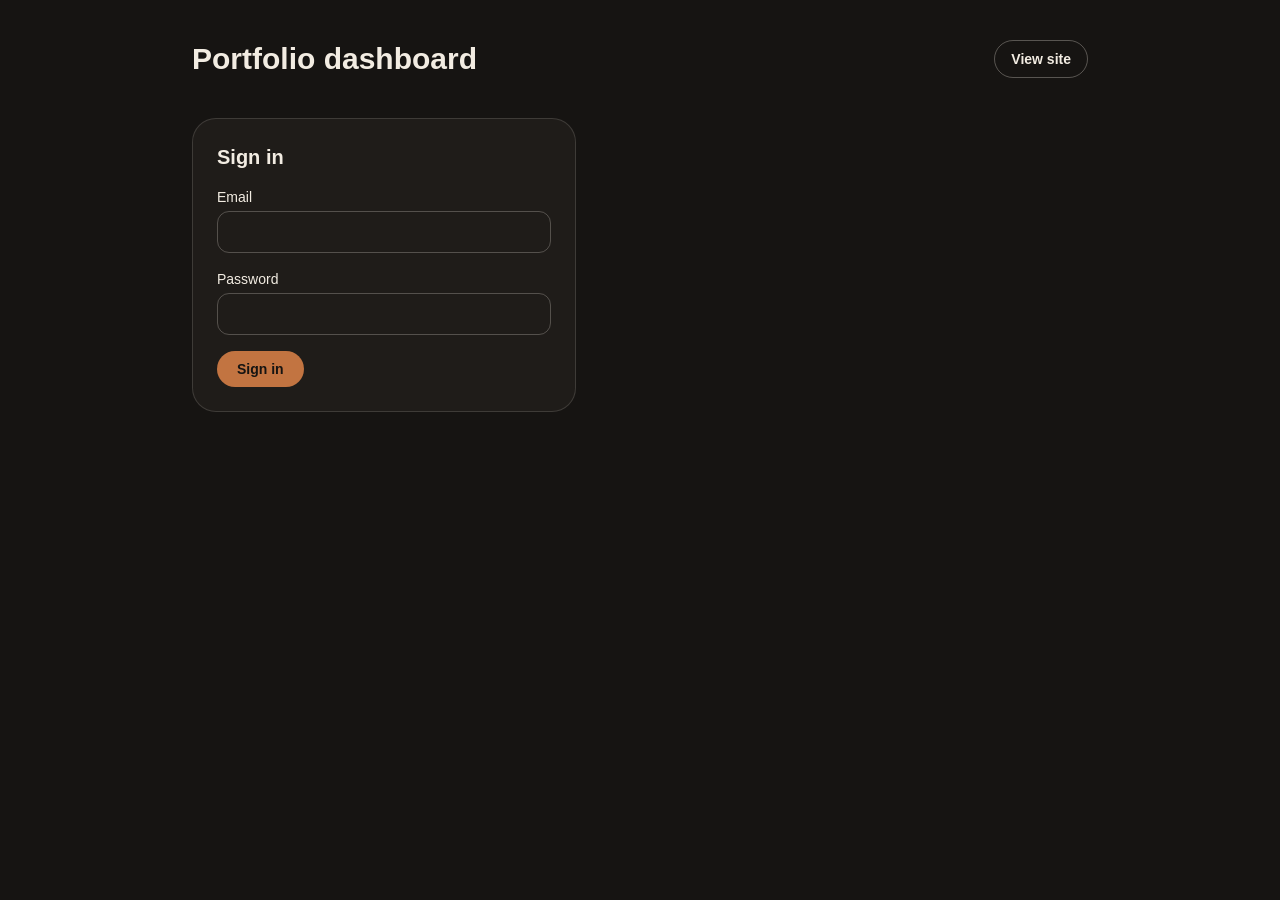
<file: admin.html>
<!DOCTYPE html><!--7n80ZKd3A_saTq_BWNvst--><html lang="en" dir="ltr"><head><meta charSet="utf-8"/><meta name="viewport" content="width=device-width, initial-scale=1"/><link rel="stylesheet" href="/_next/static/css/892946bf598a4727.css" data-precedence="next"/><link rel="preload" as="script" fetchPriority="low" href="/_next/static/chunks/webpack-c90b40ff9f96b57e.js"/><script src="/_next/static/chunks/d20dad22-02672d676f18b5a9.js" async=""></script><script src="/_next/static/chunks/168-7cbd6b89a3c71c69.js" async=""></script><script src="/_next/static/chunks/main-app-0a39bbc49dceb999.js" async=""></script><script src="/_next/static/chunks/779fa0aa-f57e169364fa6643.js" async=""></script><script src="/_next/static/chunks/760-71b499ba7bc42204.js" async=""></script><script src="/_next/static/chunks/app/admin/page-6cc73f0bff689004.js" async=""></script><meta http-equiv="Content-Security-Policy" content="default-src &#x27;self&#x27;; script-src &#x27;self&#x27; &#x27;unsafe-inline&#x27;; style-src &#x27;self&#x27; &#x27;unsafe-inline&#x27;; img-src &#x27;self&#x27; data: https://razhzwxyehsitqlkzyxh.supabase.co; font-src &#x27;self&#x27;; connect-src &#x27;self&#x27; https://razhzwxyehsitqlkzyxh.supabase.co; object-src &#x27;none&#x27;; base-uri &#x27;self&#x27;; form-action &#x27;none&#x27;"/><meta name="referrer" content="strict-origin-when-cross-origin"/><meta name="theme-color" content="#161412"/><title>Dashboard | Mohmed Rashad</title><meta name="description" content="Portfolio of Mohmed Rashad: web development, AI video, graphics and video editing."/><meta name="robots" content="noindex, nofollow"/><script>try{var t=localStorage.getItem('theme');document.documentElement.dataset.theme=t==='light'?'light':'dark'}catch(e){document.documentElement.dataset.theme='dark'}</script><script src="/_next/static/chunks/polyfills-42372ed130431b0a.js" noModule=""></script></head><body class="antialiased"><div hidden=""><!--$--><!--/$--></div><main class="min-h-screen bg-ink px-5 py-10 text-paper"><div class="mx-auto max-w-4xl"><header class="flex items-center justify-between"><h1 class="text-2xl font-extrabold md:text-3xl">Portfolio dashboard</h1><a href="/" class="rounded-full border border-paper/30 px-4 py-2 text-sm font-semibold hover:bg-paper/10">View site</a></header><p class="mt-10 text-paper/70">Loading…</p></div></main><!--$--><!--/$--><script src="/_next/static/chunks/webpack-c90b40ff9f96b57e.js" id="_R_" async=""></script><script>(self.__next_f=self.__next_f||[]).push([0])</script><script>self.__next_f.push([1,"1:\"$Sreact.fragment\"\n2:I[6563,[],\"\"]\n3:I[4895,[],\"\"]\n4:I[2174,[],\"ClientPageRoot\"]\n5:I[7612,[\"505\",\"static/chunks/779fa0aa-f57e169364fa6643.js\",\"760\",\"static/chunks/760-71b499ba7bc42204.js\",\"698\",\"static/chunks/app/admin/page-6cc73f0bff689004.js\"],\"default\"]\n8:I[8666,[],\"OutletBoundary\"]\na:I[7919,[],\"AsyncMetadataOutlet\"]\nc:I[8666,[],\"ViewportBoundary\"]\ne:I[8666,[],\"MetadataBoundary\"]\nf:\"$Sreact.suspense\"\n11:I[4041,[],\"\"]\n:HL[\"/_next/static/css/892946bf598a4727.css\",\"style\"]\n"])</script><script>self.__next_f.push([1,"0:{\"P\":null,\"b\":\"7n80ZKd3A-saTq-BWNvst\",\"p\":\"\",\"c\":[\"\",\"admin\"],\"i\":false,\"f\":[[[\"\",{\"children\":[\"admin\",{\"children\":[\"__PAGE__\",{}]}]},\"$undefined\",\"$undefined\",true],[\"\",[\"$\",\"$1\",\"c\",{\"children\":[[[\"$\",\"link\",\"0\",{\"rel\":\"stylesheet\",\"href\":\"/_next/static/css/892946bf598a4727.css\",\"precedence\":\"next\",\"crossOrigin\":\"$undefined\",\"nonce\":\"$undefined\"}]],[\"$\",\"html\",null,{\"lang\":\"en\",\"dir\":\"ltr\",\"suppressHydrationWarning\":true,\"children\":[[\"$\",\"head\",null,{\"children\":[[\"$\",\"meta\",null,{\"httpEquiv\":\"Content-Security-Policy\",\"content\":\"default-src 'self'; script-src 'self' 'unsafe-inline'; style-src 'self' 'unsafe-inline'; img-src 'self' data: https://razhzwxyehsitqlkzyxh.supabase.co; font-src 'self'; connect-src 'self' https://razhzwxyehsitqlkzyxh.supabase.co; object-src 'none'; base-uri 'self'; form-action 'none'\"}],[\"$\",\"meta\",null,{\"name\":\"referrer\",\"content\":\"strict-origin-when-cross-origin\"}],[\"$\",\"script\",null,{\"dangerouslySetInnerHTML\":{\"__html\":\"try{var t=localStorage.getItem('theme');document.documentElement.dataset.theme=t==='light'?'light':'dark'}catch(e){document.documentElement.dataset.theme='dark'}\"}}]]}],[\"$\",\"body\",null,{\"className\":\"antialiased\",\"children\":[\"$\",\"$L2\",null,{\"parallelRouterKey\":\"children\",\"error\":\"$undefined\",\"errorStyles\":\"$undefined\",\"errorScripts\":\"$undefined\",\"template\":[\"$\",\"$L3\",null,{}],\"templateStyles\":\"$undefined\",\"templateScripts\":\"$undefined\",\"notFound\":[[[\"$\",\"title\",null,{\"children\":\"404: This page could not be found.\"}],[\"$\",\"div\",null,{\"style\":{\"fontFamily\":\"system-ui,\\\"Segoe UI\\\",Roboto,Helvetica,Arial,sans-serif,\\\"Apple Color Emoji\\\",\\\"Segoe UI Emoji\\\"\",\"height\":\"100vh\",\"textAlign\":\"center\",\"display\":\"flex\",\"flexDirection\":\"column\",\"alignItems\":\"center\",\"justifyContent\":\"center\"},\"children\":[\"$\",\"div\",null,{\"children\":[[\"$\",\"style\",null,{\"dangerouslySetInnerHTML\":{\"__html\":\"body{color:#000;background:#fff;margin:0}.next-error-h1{border-right:1px solid rgba(0,0,0,.3)}@media (prefers-color-scheme:dark){body{color:#fff;background:#000}.next-error-h1{border-right:1px solid rgba(255,255,255,.3)}}\"}}],[\"$\",\"h1\",null,{\"className\":\"next-error-h1\",\"style\":{\"display\":\"inline-block\",\"margin\":\"0 20px 0 0\",\"padding\":\"0 23px 0 0\",\"fontSize\":24,\"fontWeight\":500,\"verticalAlign\":\"top\",\"lineHeight\":\"49px\"},\"children\":404}],[\"$\",\"div\",null,{\"style\":{\"display\":\"inline-block\"},\"children\":[\"$\",\"h2\",null,{\"style\":{\"fontSize\":14,\"fontWeight\":400,\"lineHeight\":\"49px\",\"margin\":0},\"children\":\"This page could not be found.\"}]}]]}]}]],[]],\"forbidden\":\"$undefined\",\"unauthorized\":\"$undefined\"}]}]]}]]}],{\"children\":[\"admin\",[\"$\",\"$1\",\"c\",{\"children\":[null,[\"$\",\"$L2\",null,{\"parallelRouterKey\":\"children\",\"error\":\"$undefined\",\"errorStyles\":\"$undefined\",\"errorScripts\":\"$undefined\",\"template\":[\"$\",\"$L3\",null,{}],\"templateStyles\":\"$undefined\",\"templateScripts\":\"$undefined\",\"notFound\":\"$undefined\",\"forbidden\":\"$undefined\",\"unauthorized\":\"$undefined\"}]]}],{\"children\":[\"__PAGE__\",[\"$\",\"$1\",\"c\",{\"children\":[[\"$\",\"$L4\",null,{\"Component\":\"$5\",\"searchParams\":{},\"params\":{},\"promises\":[\"$@6\",\"$@7\"]}],null,[\"$\",\"$L8\",null,{\"children\":[\"$L9\",[\"$\",\"$La\",null,{\"promise\":\"$@b\"}]]}]]}],{},null,false]},null,false]},null,false],[\"$\",\"$1\",\"h\",{\"children\":[null,[[\"$\",\"$Lc\",null,{\"children\":\"$Ld\"}],null],[\"$\",\"$Le\",null,{\"children\":[\"$\",\"div\",null,{\"hidden\":true,\"children\":[\"$\",\"$f\",null,{\"fallback\":null,\"children\":\"$L10\"}]}]}]]}],false]],\"m\":\"$undefined\",\"G\":[\"$11\",[]],\"s\":false,\"S\":true}\n"])</script><script>self.__next_f.push([1,"6:{}\n7:\"$0:f:0:1:2:children:2:children:1:props:children:0:props:params\"\n"])</script><script>self.__next_f.push([1,"d:[[\"$\",\"meta\",\"0\",{\"charSet\":\"utf-8\"}],[\"$\",\"meta\",\"1\",{\"name\":\"viewport\",\"content\":\"width=device-width, initial-scale=1\"}],[\"$\",\"meta\",\"2\",{\"name\":\"theme-color\",\"content\":\"#161412\"}]]\n9:null\n"])</script><script>self.__next_f.push([1,"b:{\"metadata\":[[\"$\",\"title\",\"0\",{\"children\":\"Dashboard | Mohmed Rashad\"}],[\"$\",\"meta\",\"1\",{\"name\":\"description\",\"content\":\"Portfolio of Mohmed Rashad: web development, AI video, graphics and video editing.\"}],[\"$\",\"meta\",\"2\",{\"name\":\"robots\",\"content\":\"noindex, nofollow\"}]],\"error\":null,\"digest\":\"$undefined\"}\n"])</script><script>self.__next_f.push([1,"10:\"$b:metadata\"\n"])</script></body></html>
</file>
<file: _next/static/css/892946bf598a4727.css>
/*! tailwindcss v4.3.5 | MIT License | https://tailwindcss.com */@layer properties{@supports (((-webkit-hyphens:none)) and (not (margin-trim:block))) or ((-moz-orient:inline) and (not (color:rgb(from red r g b)))){*,::backdrop,:after,:before{--tw-translate-x:0;--tw-translate-y:0;--tw-translate-z:0;--tw-scale-x:1;--tw-scale-y:1;--tw-scale-z:1;--tw-rotate-x:initial;--tw-rotate-y:initial;--tw-rotate-z:initial;--tw-skew-x:initial;--tw-skew-y:initial;--tw-pan-x:initial;--tw-pan-y:initial;--tw-pinch-zoom:initial;--tw-space-y-reverse:0;--tw-border-style:solid;--tw-gradient-position:initial;--tw-gradient-from:#0000;--tw-gradient-via:#0000;--tw-gradient-to:#0000;--tw-gradient-stops:initial;--tw-gradient-via-stops:initial;--tw-gradient-from-position:0%;--tw-gradient-via-position:50%;--tw-gradient-to-position:100%;--tw-leading:initial;--tw-font-weight:initial;--tw-tracking:initial;--tw-ordinal:initial;--tw-slashed-zero:initial;--tw-numeric-figure:initial;--tw-numeric-spacing:initial;--tw-numeric-fraction:initial;--tw-shadow:0 0 #0000;--tw-shadow-color:initial;--tw-shadow-alpha:100%;--tw-inset-shadow:0 0 #0000;--tw-inset-shadow-color:initial;--tw-inset-shadow-alpha:100%;--tw-ring-color:initial;--tw-ring-shadow:0 0 #0000;--tw-inset-ring-color:initial;--tw-inset-ring-shadow:0 0 #0000;--tw-ring-inset:initial;--tw-ring-offset-width:0px;--tw-ring-offset-color:#fff;--tw-ring-offset-shadow:0 0 #0000;--tw-blur:initial;--tw-brightness:initial;--tw-contrast:initial;--tw-grayscale:initial;--tw-hue-rotate:initial;--tw-invert:initial;--tw-opacity:initial;--tw-saturate:initial;--tw-sepia:initial;--tw-drop-shadow:initial;--tw-drop-shadow-color:initial;--tw-drop-shadow-alpha:100%;--tw-drop-shadow-size:initial;--tw-backdrop-blur:initial;--tw-backdrop-brightness:initial;--tw-backdrop-contrast:initial;--tw-backdrop-grayscale:initial;--tw-backdrop-hue-rotate:initial;--tw-backdrop-invert:initial;--tw-backdrop-opacity:initial;--tw-backdrop-saturate:initial;--tw-backdrop-sepia:initial;--tw-duration:initial;--tw-ease:initial}}}@layer theme{:host,:root{--font-sans:-apple-system,BlinkMacSystemFont,"Segoe UI",Roboto,"Helvetica Neue","Noto Sans",Arial,sans-serif,"Apple Color Emoji","Segoe UI Emoji","Segoe UI Symbol","Noto Color Emoji";--font-mono:ui-monospace,SFMono-Regular,Menlo,Monaco,Consolas,"Liberation Mono","Courier New",monospace;--color-black:#000;--spacing:.25rem;--container-sm:24rem;--container-md:28rem;--container-xl:36rem;--container-2xl:42rem;--container-3xl:48rem;--container-4xl:56rem;--container-5xl:64rem;--container-6xl:72rem;--text-xs:.75rem;--text-xs--line-height:calc(1 / .75);--text-sm:.875rem;--text-sm--line-height:calc(1.25 / .875);--text-base:1rem;--text-base--line-height:calc(1.5 / 1);--text-lg:1.125rem;--text-lg--line-height:calc(1.75 / 1.125);--text-xl:1.25rem;--text-xl--line-height:calc(1.75 / 1.25);--text-2xl:1.5rem;--text-2xl--line-height:calc(2 / 1.5);--text-3xl:1.875rem;--text-3xl--line-height:calc(2.25 / 1.875);--text-4xl:2.25rem;--text-4xl--line-height:calc(2.5 / 2.25);--text-5xl:3rem;--text-5xl--line-height:1;--text-6xl:3.75rem;--text-6xl--line-height:1;--text-7xl:4.5rem;--text-7xl--line-height:1;--text-8xl:6rem;--text-8xl--line-height:1;--font-weight-medium:500;--font-weight-semibold:600;--font-weight-bold:700;--font-weight-extrabold:800;--tracking-tight:-.025em;--leading-tight:1.25;--radius-md:.375rem;--radius-lg:.5rem;--radius-xl:.75rem;--radius-2xl:1rem;--radius-3xl:1.5rem;--ease-out:cubic-bezier(0,0,.2,1);--blur-md:12px;--aspect-video:16/9;--default-transition-duration:.15s;--default-transition-timing-function:cubic-bezier(.4,0,.2,1);--default-font-family:var(--font-sans);--default-mono-font-family:var(--font-mono)}}@layer base{*,::backdrop,:after,:before{box-sizing:border-box;border:0 solid;margin:0;padding:0}::file-selector-button{box-sizing:border-box;border:0 solid;margin:0;padding:0}:host,html{-webkit-text-size-adjust:100%;tab-size:4;line-height:1.5;font-family:var(--default-font-family,-apple-system,BlinkMacSystemFont,"Segoe UI",Roboto,"Helvetica Neue","Noto Sans",Arial,sans-serif,"Apple Color Emoji","Segoe UI Emoji","Segoe UI Symbol","Noto Color Emoji");font-feature-settings:var(--default-font-feature-settings,normal);font-variation-settings:var(--default-font-variation-settings,normal);-webkit-tap-highlight-color:transparent}hr{height:0;color:inherit;border-top-width:1px}abbr:where([title]){-webkit-text-decoration:underline dotted;text-decoration:underline dotted}h1,h2,h3,h4,h5,h6{font-size:inherit;font-weight:inherit}a{color:inherit;-webkit-text-decoration:inherit;text-decoration:inherit}b,strong{font-weight:bolder}code,kbd,pre,samp{font-family:var(--default-mono-font-family,ui-monospace,SFMono-Regular,Menlo,Monaco,Consolas,"Liberation Mono","Courier New",monospace);font-feature-settings:var(--default-mono-font-feature-settings,normal);font-variation-settings:var(--default-mono-font-variation-settings,normal);font-size:1em}small{font-size:80%}sub,sup{vertical-align:baseline;font-size:75%;line-height:0;position:relative}sub{bottom:-.25em}sup{top:-.5em}table{text-indent:0;border-color:inherit;border-collapse:collapse}:-moz-focusring:where(:not(iframe)){outline:auto}progress{vertical-align:baseline}summary{display:list-item}menu,ol,ul{list-style:none}audio,canvas,embed,iframe,img,object,svg,video{vertical-align:middle;display:block}img,video{max-width:100%;height:auto}button,input,optgroup,select,textarea{font:inherit;font-feature-settings:inherit;font-variation-settings:inherit;letter-spacing:inherit;color:inherit;opacity:1;background-color:#0000;border-radius:0}::file-selector-button{font:inherit;font-feature-settings:inherit;font-variation-settings:inherit;letter-spacing:inherit;color:inherit;opacity:1;background-color:#0000;border-radius:0}:where(select:is([multiple],[size])) optgroup{font-weight:bolder}:where(select:is([multiple],[size])) optgroup option{padding-inline-start:20px}::file-selector-button{margin-inline-end:4px}::placeholder{opacity:1}@supports (not ((-webkit-appearance:-apple-pay-button))) or (contain-intrinsic-size:1px){::placeholder{color:currentColor}@supports (color:color-mix(in lab,red,red)){::placeholder{color:color-mix(in oklab,currentcolor 50%,transparent)}}}textarea{resize:vertical}::-webkit-search-decoration{-webkit-appearance:none}::-webkit-date-and-time-value{min-height:1lh;text-align:inherit}::-webkit-datetime-edit{display:inline-flex}::-webkit-datetime-edit-fields-wrapper{padding:0}::-webkit-datetime-edit,::-webkit-datetime-edit-year-field{padding-block:0}::-webkit-datetime-edit-day-field,::-webkit-datetime-edit-month-field{padding-block:0}::-webkit-datetime-edit-hour-field,::-webkit-datetime-edit-minute-field{padding-block:0}::-webkit-datetime-edit-millisecond-field,::-webkit-datetime-edit-second-field{padding-block:0}::-webkit-datetime-edit-meridiem-field{padding-block:0}::-webkit-calendar-picker-indicator{line-height:1}:-moz-ui-invalid{box-shadow:none}button,input:where([type=button],[type=reset],[type=submit]){appearance:button}::file-selector-button{appearance:button}::-webkit-inner-spin-button,::-webkit-outer-spin-button{height:auto}[hidden]:where(:not([hidden=until-found])){display:none!important}}@layer components;@layer utilities{.visible{visibility:visible}.sr-only{clip-path:inset(50%);white-space:nowrap;border-width:0;width:1px;height:1px;margin:-1px;padding:0;overflow:hidden}.absolute,.sr-only{position:absolute}.fixed{position:fixed}.relative{position:relative}.static{position:static}.sticky{position:sticky}.inset-0{inset:0}.inset-x-0{inset-inline:0}.inset-x-4{inset-inline:calc(var(--spacing) * 4)}.inset-y-2{inset-block:calc(var(--spacing) * 2)}.-start-\[calc\(2rem\+9px\)\]{inset-inline-start:calc(-2rem - 9px)}.-top-1{top:calc(var(--spacing) * -1)}.top-0{top:0}.top-1{top:var(--spacing)}.bottom-3{bottom:calc(var(--spacing) * 3)}.bottom-4{bottom:calc(var(--spacing) * 4)}.-left-1{left:calc(var(--spacing) * -1)}.z-10{z-index:10}.z-20{z-index:20}.z-40{z-index:40}.z-50{z-index:50}.order-last{order:9999}.mx-auto{margin-inline:auto}.ms-2{margin-inline-start:calc(var(--spacing) * 2)}.mt-1{margin-top:var(--spacing)}.mt-2{margin-top:calc(var(--spacing) * 2)}.mt-3{margin-top:calc(var(--spacing) * 3)}.mt-4{margin-top:calc(var(--spacing) * 4)}.mt-5{margin-top:calc(var(--spacing) * 5)}.mt-6{margin-top:calc(var(--spacing) * 6)}.mt-8{margin-top:calc(var(--spacing) * 8)}.mt-10{margin-top:calc(var(--spacing) * 10)}.mt-14{margin-top:calc(var(--spacing) * 14)}.mt-16{margin-top:calc(var(--spacing) * 16)}.mt-24{margin-top:calc(var(--spacing) * 24)}.mt-auto{margin-top:auto}.mb-2{margin-bottom:calc(var(--spacing) * 2)}.mb-3{margin-bottom:calc(var(--spacing) * 3)}.mb-8{margin-bottom:calc(var(--spacing) * 8)}.line-clamp-2{-webkit-line-clamp:2;-webkit-box-orient:vertical;display:-webkit-box;overflow:hidden}.block{display:block}.flex{display:flex}.grid{display:grid}.hidden{display:none}.inline{display:inline}.inline-block{display:inline-block}.inline-flex{display:inline-flex}.table{display:table}.aspect-\[3\/4\]{aspect-ratio:3/4}.aspect-video{aspect-ratio:var(--aspect-video)}.h-1{height:var(--spacing)}.h-2\.5{height:calc(var(--spacing) * 2.5)}.h-4{height:calc(var(--spacing) * 4)}.h-5{height:calc(var(--spacing) * 5)}.h-7{height:calc(var(--spacing) * 7)}.h-8{height:calc(var(--spacing) * 8)}.h-9{height:calc(var(--spacing) * 9)}.h-12{height:calc(var(--spacing) * 12)}.h-14{height:calc(var(--spacing) * 14)}.h-20{height:calc(var(--spacing) * 20)}.h-24{height:calc(var(--spacing) * 24)}.h-32{height:calc(var(--spacing) * 32)}.h-48{height:calc(var(--spacing) * 48)}.h-\[3px\]{height:3px}.h-\[58vh\]{height:58vh}.h-\[300px\]{height:300px}.h-full{height:100%}.h-px{height:1px}.h-screen{height:100vh}.min-h-\[420px\]{min-height:420px}.min-h-screen{min-height:100vh}.w-0\.5{width:calc(var(--spacing) * .5)}.w-1\.5{width:calc(var(--spacing) * 1.5)}.w-2\.5{width:calc(var(--spacing) * 2.5)}.w-4{width:calc(var(--spacing) * 4)}.w-5{width:calc(var(--spacing) * 5)}.w-8{width:calc(var(--spacing) * 8)}.w-12{width:calc(var(--spacing) * 12)}.w-14{width:calc(var(--spacing) * 14)}.w-16{width:calc(var(--spacing) * 16)}.w-24{width:calc(var(--spacing) * 24)}.w-32{width:calc(var(--spacing) * 32)}.w-64{width:calc(var(--spacing) * 64)}.w-\[82vw\]{width:82vw}.w-auto{width:auto}.w-full{width:100%}.w-max{width:max-content}.max-w-2xl{max-width:var(--container-2xl)}.max-w-3xl{max-width:var(--container-3xl)}.max-w-4xl{max-width:var(--container-4xl)}.max-w-5xl{max-width:var(--container-5xl)}.max-w-6xl{max-width:var(--container-6xl)}.max-w-md{max-width:var(--container-md)}.max-w-sm{max-width:var(--container-sm)}.max-w-xl{max-width:var(--container-xl)}.min-w-0{min-width:0}.min-w-48{min-width:calc(var(--spacing) * 48)}.shrink-0{flex-shrink:0}.origin-left{transform-origin:0}.translate-x-4{--tw-translate-x:calc(var(--spacing) * 4)}.translate-x-4,.translate-y-4{translate:var(--tw-translate-x) var(--tw-translate-y)}.translate-y-4{--tw-translate-y:calc(var(--spacing) * 4)}.scale-x-0{--tw-scale-x:0%;scale:var(--tw-scale-x) var(--tw-scale-y)}.transform{transform:var(--tw-rotate-x, ) var(--tw-rotate-y, ) var(--tw-rotate-z, ) var(--tw-skew-x, ) var(--tw-skew-y, )}.cursor-not-allowed{cursor:not-allowed}.cursor-pointer{cursor:pointer}.touch-pan-y{--tw-pan-y:pan-y;touch-action:var(--tw-pan-x, ) var(--tw-pan-y, ) var(--tw-pinch-zoom, )}.resize{resize:both}.list-decimal{list-style-type:decimal}.flex-col{flex-direction:column}.flex-wrap{flex-wrap:wrap}.place-items-center{place-items:center}.items-baseline{align-items:baseline}.items-center{align-items:center}.items-end{align-items:flex-end}.justify-between{justify-content:space-between}.justify-center{justify-content:center}.gap-1\.5{gap:calc(var(--spacing) * 1.5)}.gap-2{gap:calc(var(--spacing) * 2)}.gap-2\.5{gap:calc(var(--spacing) * 2.5)}.gap-3{gap:calc(var(--spacing) * 3)}.gap-4{gap:calc(var(--spacing) * 4)}.gap-5{gap:calc(var(--spacing) * 5)}.gap-6{gap:calc(var(--spacing) * 6)}.gap-12{gap:calc(var(--spacing) * 12)}.gap-px{gap:1px}:where(.space-y-2>:not(:last-child)){--tw-space-y-reverse:0;margin-block-start:calc(calc(var(--spacing) * 2) * var(--tw-space-y-reverse));margin-block-end:calc(calc(var(--spacing) * 2) * calc(1 - var(--tw-space-y-reverse)))}:where(.space-y-3>:not(:last-child)){--tw-space-y-reverse:0;margin-block-start:calc(calc(var(--spacing) * 3) * var(--tw-space-y-reverse));margin-block-end:calc(calc(var(--spacing) * 3) * calc(1 - var(--tw-space-y-reverse)))}:where(.space-y-4>:not(:last-child)){--tw-space-y-reverse:0;margin-block-start:calc(calc(var(--spacing) * 4) * var(--tw-space-y-reverse));margin-block-end:calc(calc(var(--spacing) * 4) * calc(1 - var(--tw-space-y-reverse)))}:where(.space-y-5>:not(:last-child)){--tw-space-y-reverse:0;margin-block-start:calc(calc(var(--spacing) * 5) * var(--tw-space-y-reverse));margin-block-end:calc(calc(var(--spacing) * 5) * calc(1 - var(--tw-space-y-reverse)))}:where(.space-y-6>:not(:last-child)){--tw-space-y-reverse:0;margin-block-start:calc(calc(var(--spacing) * 6) * var(--tw-space-y-reverse));margin-block-end:calc(calc(var(--spacing) * 6) * calc(1 - var(--tw-space-y-reverse)))}:where(.space-y-12>:not(:last-child)){--tw-space-y-reverse:0;margin-block-start:calc(calc(var(--spacing) * 12) * var(--tw-space-y-reverse));margin-block-end:calc(calc(var(--spacing) * 12) * calc(1 - var(--tw-space-y-reverse)))}.gap-x-4{column-gap:calc(var(--spacing) * 4)}.gap-y-2{row-gap:calc(var(--spacing) * 2)}.truncate{text-overflow:ellipsis;white-space:nowrap}.overflow-hidden,.truncate{overflow:hidden}.rounded{border-radius:.25rem}.rounded-2xl{border-radius:var(--radius-2xl)}.rounded-3xl{border-radius:var(--radius-3xl)}.rounded-\[2rem\]{border-radius:2rem}.rounded-full{border-radius:2147483647px}.rounded-lg{border-radius:var(--radius-lg)}.rounded-md{border-radius:var(--radius-md)}.rounded-xl{border-radius:var(--radius-xl)}.border{border-style:var(--tw-border-style);border-width:1px}.border-2{border-style:var(--tw-border-style);border-width:2px}.border-s-2{border-inline-start-style:var(--tw-border-style);border-inline-start-width:2px}.border-char\/40{border-color:oklab(19.2813% .00195766 .00473025/.4)}.border-cut{border-color:var(--cut)}.border-ink\/20{border-color:var(--ink)}@supports (color:color-mix(in lab,red,red)){.border-ink\/20{border-color:color-mix(in oklab,var(--ink) 20%,transparent)}}.border-ink\/25{border-color:var(--ink)}@supports (color:color-mix(in lab,red,red)){.border-ink\/25{border-color:color-mix(in oklab,var(--ink) 25%,transparent)}}.border-paper,.border-paper\/10{border-color:var(--paper)}@supports (color:color-mix(in lab,red,red)){.border-paper\/10{border-color:color-mix(in oklab,var(--paper) 10%,transparent)}}.border-paper\/15{border-color:var(--paper)}@supports (color:color-mix(in lab,red,red)){.border-paper\/15{border-color:color-mix(in oklab,var(--paper) 15%,transparent)}}.border-paper\/20{border-color:var(--paper)}@supports (color:color-mix(in lab,red,red)){.border-paper\/20{border-color:color-mix(in oklab,var(--paper) 20%,transparent)}}.border-paper\/25{border-color:var(--paper)}@supports (color:color-mix(in lab,red,red)){.border-paper\/25{border-color:color-mix(in oklab,var(--paper) 25%,transparent)}}.border-paper\/30{border-color:var(--paper)}@supports (color:color-mix(in lab,red,red)){.border-paper\/30{border-color:color-mix(in oklab,var(--paper) 30%,transparent)}}.bg-\[\#1d1a17\]{background-color:#1d1a17}.bg-\[\#c27441\]{background-color:#c27441}.bg-\[var\(--copper\)\]{background-color:var(--copper)}.bg-\[var\(--cut-light\)\]{background-color:var(--cut-light)}.bg-char{background-color:#161412}.bg-cream{background-color:#f2ece2}.bg-cream\/20{background-color:oklab(94.5026% .00239313 .0146251/.2)}.bg-cream\/25{background-color:oklab(94.5026% .00239313 .0146251/.25)}.bg-ink,.bg-ink\/5{background-color:var(--ink)}@supports (color:color-mix(in lab,red,red)){.bg-ink\/5{background-color:color-mix(in oklab,var(--ink) 5%,transparent)}}.bg-ink\/80{background-color:var(--ink)}@supports (color:color-mix(in lab,red,red)){.bg-ink\/80{background-color:color-mix(in oklab,var(--ink) 80%,transparent)}}.bg-ink\/95{background-color:var(--ink)}@supports (color:color-mix(in lab,red,red)){.bg-ink\/95{background-color:color-mix(in oklab,var(--ink) 95%,transparent)}}.bg-ink2{background-color:var(--ink2)}.bg-paper,.bg-paper\/10{background-color:var(--paper)}@supports (color:color-mix(in lab,red,red)){.bg-paper\/10{background-color:color-mix(in oklab,var(--paper) 10%,transparent)}}.bg-paper\/15{background-color:var(--paper)}@supports (color:color-mix(in lab,red,red)){.bg-paper\/15{background-color:color-mix(in oklab,var(--paper) 15%,transparent)}}.bg-paper\/25{background-color:var(--paper)}@supports (color:color-mix(in lab,red,red)){.bg-paper\/25{background-color:color-mix(in oklab,var(--paper) 25%,transparent)}}.bg-paper\/30{background-color:var(--paper)}@supports (color:color-mix(in lab,red,red)){.bg-paper\/30{background-color:color-mix(in oklab,var(--paper) 30%,transparent)}}.bg-sand,.bg-sand\/25{background-color:var(--sand)}@supports (color:color-mix(in lab,red,red)){.bg-sand\/25{background-color:color-mix(in oklab,var(--sand) 25%,transparent)}}.bg-sand\/50{background-color:var(--sand)}@supports (color:color-mix(in lab,red,red)){.bg-sand\/50{background-color:color-mix(in oklab,var(--sand) 50%,transparent)}}.bg-transparent{background-color:#0000}.bg-gradient-to-br{--tw-gradient-position:to bottom right in oklab;background-image:linear-gradient(var(--tw-gradient-stops))}.from-\[var\(--copper\)\]{--tw-gradient-from:var(--copper);--tw-gradient-stops:var(--tw-gradient-via-stops,var(--tw-gradient-position),var(--tw-gradient-from) var(--tw-gradient-from-position),var(--tw-gradient-to) var(--tw-gradient-to-position))}.via-\[\#7a4426\]{--tw-gradient-via:#7a4426;--tw-gradient-via-stops:var(--tw-gradient-position),var(--tw-gradient-from) var(--tw-gradient-from-position),var(--tw-gradient-via) var(--tw-gradient-via-position),var(--tw-gradient-to) var(--tw-gradient-to-position);--tw-gradient-stops:var(--tw-gradient-via-stops)}.to-char{--tw-gradient-to:#161412;--tw-gradient-stops:var(--tw-gradient-via-stops,var(--tw-gradient-position),var(--tw-gradient-from) var(--tw-gradient-from-position),var(--tw-gradient-to) var(--tw-gradient-to-position))}.object-cover{object-fit:cover}.object-\[50\%_12\%\]{object-position:50% 12%}.p-3{padding:calc(var(--spacing) * 3)}.p-4{padding:calc(var(--spacing) * 4)}.p-5{padding:calc(var(--spacing) * 5)}.p-6{padding:calc(var(--spacing) * 6)}.p-7{padding:calc(var(--spacing) * 7)}.px-2{padding-inline:calc(var(--spacing) * 2)}.px-3{padding-inline:calc(var(--spacing) * 3)}.px-4{padding-inline:calc(var(--spacing) * 4)}.px-5{padding-inline:calc(var(--spacing) * 5)}.px-6{padding-inline:calc(var(--spacing) * 6)}.px-8{padding-inline:calc(var(--spacing) * 8)}.px-9{padding-inline:calc(var(--spacing) * 9)}.py-0\.5{padding-block:calc(var(--spacing) * .5)}.py-1{padding-block:var(--spacing)}.py-2{padding-block:calc(var(--spacing) * 2)}.py-2\.5{padding-block:calc(var(--spacing) * 2.5)}.py-3{padding-block:calc(var(--spacing) * 3)}.py-3\.5{padding-block:calc(var(--spacing) * 3.5)}.py-4{padding-block:calc(var(--spacing) * 4)}.py-6{padding-block:calc(var(--spacing) * 6)}.py-10{padding-block:calc(var(--spacing) * 10)}.py-20{padding-block:calc(var(--spacing) * 20)}.py-24{padding-block:calc(var(--spacing) * 24)}.ps-3{padding-inline-start:calc(var(--spacing) * 3)}.ps-6{padding-inline-start:calc(var(--spacing) * 6)}.ps-8{padding-inline-start:calc(var(--spacing) * 8)}.pe-1{padding-inline-end:var(--spacing)}.pt-4{padding-top:calc(var(--spacing) * 4)}.pt-32{padding-top:calc(var(--spacing) * 32)}.pb-20{padding-bottom:calc(var(--spacing) * 20)}.text-center{text-align:center}.font-mono{font-family:var(--font-mono)}.text-2xl{font-size:var(--text-2xl);line-height:var(--tw-leading,var(--text-2xl--line-height))}.text-3xl{font-size:var(--text-3xl);line-height:var(--tw-leading,var(--text-3xl--line-height))}.text-4xl{font-size:var(--text-4xl);line-height:var(--tw-leading,var(--text-4xl--line-height))}.text-5xl{font-size:var(--text-5xl);line-height:var(--tw-leading,var(--text-5xl--line-height))}.text-lg{font-size:var(--text-lg);line-height:var(--tw-leading,var(--text-lg--line-height))}.text-sm{font-size:var(--text-sm);line-height:var(--tw-leading,var(--text-sm--line-height))}.text-xl{font-size:var(--text-xl);line-height:var(--tw-leading,var(--text-xl--line-height))}.text-xs{font-size:var(--text-xs);line-height:var(--tw-leading,var(--text-xs--line-height))}.text-\[2\.5rem\]{font-size:2.5rem}.text-\[13px\]{font-size:13px}.leading-6{--tw-leading:calc(var(--spacing) * 6);line-height:calc(var(--spacing) * 6)}.leading-7{--tw-leading:calc(var(--spacing) * 7);line-height:calc(var(--spacing) * 7)}.leading-8{--tw-leading:calc(var(--spacing) * 8);line-height:calc(var(--spacing) * 8)}.leading-\[1\.08\]{--tw-leading:1.08;line-height:1.08}.leading-tight{--tw-leading:var(--leading-tight);line-height:var(--leading-tight)}.font-bold{--tw-font-weight:var(--font-weight-bold);font-weight:var(--font-weight-bold)}.font-extrabold{--tw-font-weight:var(--font-weight-extrabold);font-weight:var(--font-weight-extrabold)}.font-medium{--tw-font-weight:var(--font-weight-medium);font-weight:var(--font-weight-medium)}.font-semibold{--tw-font-weight:var(--font-weight-semibold);font-weight:var(--font-weight-semibold)}.tracking-tight{--tw-tracking:var(--tracking-tight);letter-spacing:var(--tracking-tight)}.text-balance{text-wrap:balance}.whitespace-pre-line{white-space:pre-line}.text-\[\#161412\]{color:#161412}.text-black{color:var(--color-black)}.text-char{color:#161412}.text-cream{color:#f2ece2}.text-cut,.text-cut\/80{color:var(--cut)}@supports (color:color-mix(in lab,red,red)){.text-cut\/80{color:color-mix(in oklab,var(--cut) 80%,transparent)}}.text-ink{color:var(--ink)}.text-paper,.text-paper\/30{color:var(--paper)}@supports (color:color-mix(in lab,red,red)){.text-paper\/30{color:color-mix(in oklab,var(--paper) 30%,transparent)}}.text-paper\/50{color:var(--paper)}@supports (color:color-mix(in lab,red,red)){.text-paper\/50{color:color-mix(in oklab,var(--paper) 50%,transparent)}}.text-paper\/60{color:var(--paper)}@supports (color:color-mix(in lab,red,red)){.text-paper\/60{color:color-mix(in oklab,var(--paper) 60%,transparent)}}.text-paper\/70{color:var(--paper)}@supports (color:color-mix(in lab,red,red)){.text-paper\/70{color:color-mix(in oklab,var(--paper) 70%,transparent)}}.text-paper\/75{color:var(--paper)}@supports (color:color-mix(in lab,red,red)){.text-paper\/75{color:color-mix(in oklab,var(--paper) 75%,transparent)}}.text-paper\/80{color:var(--paper)}@supports (color:color-mix(in lab,red,red)){.text-paper\/80{color:color-mix(in oklab,var(--paper) 80%,transparent)}}.text-paper\/85{color:var(--paper)}@supports (color:color-mix(in lab,red,red)){.text-paper\/85{color:color-mix(in oklab,var(--paper) 85%,transparent)}}.tabular-nums{--tw-numeric-spacing:tabular-nums;font-variant-numeric:var(--tw-ordinal, ) var(--tw-slashed-zero, ) var(--tw-numeric-figure, ) var(--tw-numeric-spacing, ) var(--tw-numeric-fraction, )}.underline{text-decoration-line:underline}.underline-offset-4{text-underline-offset:4px}.antialiased{-webkit-font-smoothing:antialiased;-moz-osx-font-smoothing:grayscale}.accent-\[\#c27441\]{accent-color:#c27441}.opacity-60{opacity:.6}.opacity-75{opacity:.75}.opacity-80{opacity:.8}.shadow-2xl{--tw-shadow:0 25px 50px -12px var(--tw-shadow-color,#00000040)}.ring-4,.shadow-2xl{box-shadow:var(--tw-inset-shadow),var(--tw-inset-ring-shadow),var(--tw-ring-offset-shadow),var(--tw-ring-shadow),var(--tw-shadow)}.ring-4{--tw-ring-shadow:var(--tw-ring-inset, ) 0 0 0 calc(4px + var(--tw-ring-offset-width)) var(--tw-ring-color,currentcolor)}.ring-paper{--tw-ring-color:var(--paper)}.outline-offset-4{outline-offset:4px}.filter{filter:var(--tw-blur, ) var(--tw-brightness, ) var(--tw-contrast, ) var(--tw-grayscale, ) var(--tw-hue-rotate, ) var(--tw-invert, ) var(--tw-saturate, ) var(--tw-sepia, ) var(--tw-drop-shadow, )}.backdrop-blur{--tw-backdrop-blur:blur(8px)}.backdrop-blur,.backdrop-blur-md{-webkit-backdrop-filter:var(--tw-backdrop-blur, ) var(--tw-backdrop-brightness, ) var(--tw-backdrop-contrast, ) var(--tw-backdrop-grayscale, ) var(--tw-backdrop-hue-rotate, ) var(--tw-backdrop-invert, ) var(--tw-backdrop-opacity, ) var(--tw-backdrop-saturate, ) var(--tw-backdrop-sepia, );backdrop-filter:var(--tw-backdrop-blur, ) var(--tw-backdrop-brightness, ) var(--tw-backdrop-contrast, ) var(--tw-backdrop-grayscale, ) var(--tw-backdrop-hue-rotate, ) var(--tw-backdrop-invert, ) var(--tw-backdrop-opacity, ) var(--tw-backdrop-saturate, ) var(--tw-backdrop-sepia, )}.backdrop-blur-md{--tw-backdrop-blur:blur(var(--blur-md))}.transition{transition-property:color,background-color,border-color,outline-color,text-decoration-color,fill,stroke,--tw-gradient-from,--tw-gradient-via,--tw-gradient-to,opacity,box-shadow,transform,translate,scale,rotate,filter,-webkit-backdrop-filter,backdrop-filter,display,content-visibility,overlay,pointer-events;transition-timing-function:var(--tw-ease,var(--default-transition-timing-function));transition-duration:var(--tw-duration,var(--default-transition-duration))}.transition-\[transform\,opacity\,filter\]{transition-property:transform,opacity,filter;transition-timing-function:var(--tw-ease,var(--default-transition-timing-function));transition-duration:var(--tw-duration,var(--default-transition-duration))}.transition-all{transition-property:all;transition-timing-function:var(--tw-ease,var(--default-transition-timing-function));transition-duration:var(--tw-duration,var(--default-transition-duration))}.transition-transform{transition-property:transform,translate,scale,rotate;transition-timing-function:var(--tw-ease,var(--default-transition-timing-function));transition-duration:var(--tw-duration,var(--default-transition-duration))}.duration-300{--tw-duration:.3s;transition-duration:.3s}.duration-500{--tw-duration:.5s;transition-duration:.5s}.ease-out{--tw-ease:var(--ease-out);transition-timing-function:var(--ease-out)}.select-none{-webkit-user-select:none;user-select:none}.\[--ch\:240px\]{--ch:240px}.\[--cw\:170px\]{--cw:170px}.\[--st\:100px\]{--st:100px}@media (hover:hover){:is(:where(.group):hover .group-hover\:translate-x-1){--tw-translate-x:var(--spacing);translate:var(--tw-translate-x) var(--tw-translate-y)}}.placeholder\:text-paper\/40::placeholder{color:var(--paper)}@supports (color:color-mix(in lab,red,red)){.placeholder\:text-paper\/40::placeholder{color:color-mix(in oklab,var(--paper) 40%,transparent)}}@media (hover:hover){.hover\:scale-105:hover{--tw-scale-x:105%;--tw-scale-y:105%;--tw-scale-z:105%;scale:var(--tw-scale-x) var(--tw-scale-y)}.hover\:scale-110:hover{--tw-scale-x:110%;--tw-scale-y:110%;--tw-scale-z:110%;scale:var(--tw-scale-x) var(--tw-scale-y)}.hover\:bg-char:hover{background-color:#161412}.hover\:bg-paper\/10:hover{background-color:var(--paper)}@supports (color:color-mix(in lab,red,red)){.hover\:bg-paper\/10:hover{background-color:color-mix(in oklab,var(--paper) 10%,transparent)}}.hover\:bg-paper\/20:hover{background-color:var(--paper)}@supports (color:color-mix(in lab,red,red)){.hover\:bg-paper\/20:hover{background-color:color-mix(in oklab,var(--paper) 20%,transparent)}}.hover\:text-cream:hover{color:#f2ece2}.hover\:text-paper:hover{color:var(--paper)}.hover\:opacity-70:hover{opacity:.7}.hover\:opacity-90:hover{opacity:.9}}.active\:scale-95:active{--tw-scale-x:95%;--tw-scale-y:95%;--tw-scale-z:95%;scale:var(--tw-scale-x) var(--tw-scale-y)}.disabled\:opacity-50:disabled{opacity:.5}@media (prefers-reduced-motion:reduce){.motion-reduce\:transition-none{transition-property:none}}@media (min-width:40rem){.sm\:w-72{width:calc(var(--spacing) * 72)}}@media (min-width:48rem){.md\:-start-\[calc\(3\.5rem\+9px\)\]{inset-inline-start:calc(-3.5rem - 9px)}.md\:order-none{order:0}.md\:flex{display:flex}.md\:inline{display:inline}.md\:h-28{height:calc(var(--spacing) * 28)}.md\:h-40{height:calc(var(--spacing) * 40)}.md\:h-60{height:calc(var(--spacing) * 60)}.md\:h-\[400px\]{height:400px}.md\:w-28{width:calc(var(--spacing) * 28)}.md\:w-40{width:calc(var(--spacing) * 40)}.md\:w-\[44vw\]{width:44vw}.md\:w-auto{width:auto}.md\:max-w-\[640px\]{max-width:640px}.md\:grid-cols-2{grid-template-columns:repeat(2,minmax(0,1fr))}.md\:grid-cols-3{grid-template-columns:repeat(3,minmax(0,1fr))}.md\:grid-cols-4{grid-template-columns:repeat(4,minmax(0,1fr))}.md\:grid-cols-\[9rem_1fr_1fr_auto\]{grid-template-columns:9rem 1fr 1fr auto}.md\:flex-nowrap{flex-wrap:nowrap}.md\:justify-start{justify-content:flex-start}.md\:gap-7{gap:calc(var(--spacing) * 7)}.md\:gap-10{gap:calc(var(--spacing) * 10)}.md\:p-6{padding:calc(var(--spacing) * 6)}.md\:p-8{padding:calc(var(--spacing) * 8)}.md\:p-9{padding:calc(var(--spacing) * 9)}.md\:px-\[8vw\]{padding-inline:8vw}.md\:py-5{padding-block:calc(var(--spacing) * 5)}.md\:py-28{padding-block:calc(var(--spacing) * 28)}.md\:py-36{padding-block:calc(var(--spacing) * 36)}.md\:ps-14{padding-inline-start:calc(var(--spacing) * 14)}.md\:text-2xl{font-size:var(--text-2xl);line-height:var(--tw-leading,var(--text-2xl--line-height))}.md\:text-3xl{font-size:var(--text-3xl);line-height:var(--tw-leading,var(--text-3xl--line-height))}.md\:text-5xl{font-size:var(--text-5xl);line-height:var(--tw-leading,var(--text-5xl--line-height))}.md\:text-6xl{font-size:var(--text-6xl);line-height:var(--tw-leading,var(--text-6xl--line-height))}.md\:text-8xl{font-size:var(--text-8xl);line-height:var(--tw-leading,var(--text-8xl--line-height))}.md\:text-base{font-size:var(--text-base);line-height:var(--tw-leading,var(--text-base--line-height))}.md\:text-sm{font-size:var(--text-sm);line-height:var(--tw-leading,var(--text-sm--line-height))}.md\:text-xl{font-size:var(--text-xl);line-height:var(--tw-leading,var(--text-xl--line-height))}.md\:leading-\[1\.05\]{--tw-leading:1.05;line-height:1.05}.md\:\[--ch\:360px\]{--ch:360px}.md\:\[--cw\:270px\]{--cw:270px}.md\:\[--st\:215px\]{--st:215px}}@media (min-width:64rem){.lg\:w-80{width:calc(var(--spacing) * 80)}.lg\:grid-cols-3{grid-template-columns:repeat(3,minmax(0,1fr))}.lg\:grid-cols-\[1fr_auto\]{grid-template-columns:1fr auto}.lg\:gap-14{gap:calc(var(--spacing) * 14)}}@media (min-width:80rem){.xl\:text-7xl{font-size:var(--text-7xl);line-height:var(--tw-leading,var(--text-7xl--line-height))}}@media (min-width:64rem){.lg\:\[\&\:nth-child\(3n\+1\)\:last-child\]\:col-span-3:nth-child(3n+1):last-child{grid-column:span 3/span 3}.lg\:\[\&\:nth-child\(3n\+2\)\:last-child\]\:col-span-2:nth-child(3n+2):last-child{grid-column:span 2/span 2}}}:root{--dark-ink:#161412;--dark-ink2:#1f1c19;--dark-paper:#f2ece2;--dark-sand:#d9cdbb;--cut-dark:#c27441;--copper:#c27441;--light-ink:#f2ece2;--light-ink2:#e7ddcf;--light-paper:#161412;--light-sand:#6f6253;--cut-light:#8c4c28;--ink:var(--dark-ink);--ink2:var(--dark-ink2);--paper:var(--dark-paper);--sand:var(--dark-sand);--cut:var(--cut-dark);color-scheme:dark}[data-theme=light]{--ink:var(--light-ink);--ink2:var(--light-ink2);--paper:var(--light-paper);--sand:var(--light-sand);--cut:var(--cut-light);color-scheme:light}html{scroll-behavior:smooth}body,html{background:var(--ink)}body{color:var(--paper);font-family:ui-sans-serif,Inter,Segoe UI,Helvetica,Arial,sans-serif;transition:background-color .4s,color .4s}::selection{background:var(--copper);color:#161412}.js .rv{opacity:0;transition:opacity .8s cubic-bezier(.2,.7,.2,1),transform .8s cubic-bezier(.2,.7,.2,1);transition-delay:var(--d,0s);transform:translateY(36px)}.js .rv.in{opacity:1;transform:none}.js .mask>span{transition:transform 1s cubic-bezier(.2,.8,.2,1);transition-delay:var(--d,0s);display:inline-block;transform:translateY(110%)}.js .mask.in>span{transform:none}.mask{padding-block:.06em;display:block;overflow:hidden}.pin-track{will-change:transform}.rm .pin-sticky{position:static!important}.rm .pin-sticky,.rm .pin-wrap{height:auto!important}.rm .pin-track{scroll-snap-type:x mandatory;padding-bottom:1.5rem;overflow-x:auto;transform:none!important}.rm .pin-track>*{scroll-snap-align:center}.grain:after{content:"";pointer-events:none;opacity:.07;background-image:radial-gradient(var(--paper) 1px,transparent 1px);background-size:3px 3px;position:absolute;inset:0}@keyframes blink{50%{opacity:0}}@keyframes drift{to{transform:translateY(-14px)}}.caret{animation:blink 1s step-end infinite}.float{animation:drift 3.2s ease-in-out infinite alternate}.rm .caret,.rm .float{animation:none}:focus-visible{outline:2px solid var(--copper);outline-offset:3px}.sw{border:1px solid var(--paper);border-radius:999px;width:56px;height:30px;position:relative}@supports (color:color-mix(in lab,red,red)){.sw{border:1px solid color-mix(in srgb,var(--paper) 30%,transparent)}}.sw{background:var(--paper)}@supports (color:color-mix(in lab,red,red)){.sw{background:color-mix(in srgb,var(--paper) 10%,transparent)}}.sw{transition:background-color .4s}.sw-thumb{background:var(--copper);color:#161412;border-radius:999px;place-items:center;width:22px;height:22px;transition:transform .45s cubic-bezier(.3,.8,.3,1);display:grid;position:absolute;top:3px;left:3px}[data-theme=light] .sw-thumb{transform:translate(26px)}.sw-thumb svg{width:14px;height:14px;transition:transform .5s cubic-bezier(.3,.8,.3,1),opacity .3s;position:absolute}.sw-moon{opacity:1;transform:rotate(0)}.sw-sun{opacity:0;transform:rotate(-90deg)scale(.5)}[data-theme=light] .sw-moon{opacity:0;transform:rotate(90deg)scale(.5)}[data-theme=light] .sw-sun{opacity:1;transform:rotate(0)}.rm .sw-thumb,.rm .sw-thumb svg,.rm body{transition:none}@property --tw-translate-x{syntax:"*";inherits:false;initial-value:0}@property --tw-translate-y{syntax:"*";inherits:false;initial-value:0}@property --tw-translate-z{syntax:"*";inherits:false;initial-value:0}@property --tw-scale-x{syntax:"*";inherits:false;initial-value:1}@property --tw-scale-y{syntax:"*";inherits:false;initial-value:1}@property --tw-scale-z{syntax:"*";inherits:false;initial-value:1}@property --tw-rotate-x{syntax:"*";inherits:false}@property --tw-rotate-y{syntax:"*";inherits:false}@property --tw-rotate-z{syntax:"*";inherits:false}@property --tw-skew-x{syntax:"*";inherits:false}@property --tw-skew-y{syntax:"*";inherits:false}@property --tw-pan-x{syntax:"*";inherits:false}@property --tw-pan-y{syntax:"*";inherits:false}@property --tw-pinch-zoom{syntax:"*";inherits:false}@property --tw-space-y-reverse{syntax:"*";inherits:false;initial-value:0}@property --tw-border-style{syntax:"*";inherits:false;initial-value:solid}@property --tw-gradient-position{syntax:"*";inherits:false}@property --tw-gradient-from{syntax:"<color>";inherits:false;initial-value:#0000}@property --tw-gradient-via{syntax:"<color>";inherits:false;initial-value:#0000}@property --tw-gradient-to{syntax:"<color>";inherits:false;initial-value:#0000}@property --tw-gradient-stops{syntax:"*";inherits:false}@property --tw-gradient-via-stops{syntax:"*";inherits:false}@property --tw-gradient-from-position{syntax:"<length-percentage>";inherits:false;initial-value:0}@property --tw-gradient-via-position{syntax:"<length-percentage>";inherits:false;initial-value:50%}@property --tw-gradient-to-position{syntax:"<length-percentage>";inherits:false;initial-value:100%}@property --tw-leading{syntax:"*";inherits:false}@property --tw-font-weight{syntax:"*";inherits:false}@property --tw-tracking{syntax:"*";inherits:false}@property --tw-ordinal{syntax:"*";inherits:false}@property --tw-slashed-zero{syntax:"*";inherits:false}@property --tw-numeric-figure{syntax:"*";inherits:false}@property --tw-numeric-spacing{syntax:"*";inherits:false}@property --tw-numeric-fraction{syntax:"*";inherits:false}@property --tw-shadow{syntax:"*";inherits:false;initial-value:0 0 #0000}@property --tw-shadow-color{syntax:"*";inherits:false}@property --tw-shadow-alpha{syntax:"<percentage>";inherits:false;initial-value:100%}@property --tw-inset-shadow{syntax:"*";inherits:false;initial-value:0 0 #0000}@property --tw-inset-shadow-color{syntax:"*";inherits:false}@property --tw-inset-shadow-alpha{syntax:"<percentage>";inherits:false;initial-value:100%}@property --tw-ring-color{syntax:"*";inherits:false}@property --tw-ring-shadow{syntax:"*";inherits:false;initial-value:0 0 #0000}@property --tw-inset-ring-color{syntax:"*";inherits:false}@property --tw-inset-ring-shadow{syntax:"*";inherits:false;initial-value:0 0 #0000}@property --tw-ring-inset{syntax:"*";inherits:false}@property --tw-ring-offset-width{syntax:"<length>";inherits:false;initial-value:0}@property --tw-ring-offset-color{syntax:"*";inherits:false;initial-value:#fff}@property --tw-ring-offset-shadow{syntax:"*";inherits:false;initial-value:0 0 #0000}@property --tw-blur{syntax:"*";inherits:false}@property --tw-brightness{syntax:"*";inherits:false}@property --tw-contrast{syntax:"*";inherits:false}@property --tw-grayscale{syntax:"*";inherits:false}@property --tw-hue-rotate{syntax:"*";inherits:false}@property --tw-invert{syntax:"*";inherits:false}@property --tw-opacity{syntax:"*";inherits:false}@property --tw-saturate{syntax:"*";inherits:false}@property --tw-sepia{syntax:"*";inherits:false}@property --tw-drop-shadow{syntax:"*";inherits:false}@property --tw-drop-shadow-color{syntax:"*";inherits:false}@property --tw-drop-shadow-alpha{syntax:"<percentage>";inherits:false;initial-value:100%}@property --tw-drop-shadow-size{syntax:"*";inherits:false}@property --tw-backdrop-blur{syntax:"*";inherits:false}@property --tw-backdrop-brightness{syntax:"*";inherits:false}@property --tw-backdrop-contrast{syntax:"*";inherits:false}@property --tw-backdrop-grayscale{syntax:"*";inherits:false}@property --tw-backdrop-hue-rotate{syntax:"*";inherits:false}@property --tw-backdrop-invert{syntax:"*";inherits:false}@property --tw-backdrop-opacity{syntax:"*";inherits:false}@property --tw-backdrop-saturate{syntax:"*";inherits:false}@property --tw-backdrop-sepia{syntax:"*";inherits:false}@property --tw-duration{syntax:"*";inherits:false}@property --tw-ease{syntax:"*";inherits:false}
</file>
